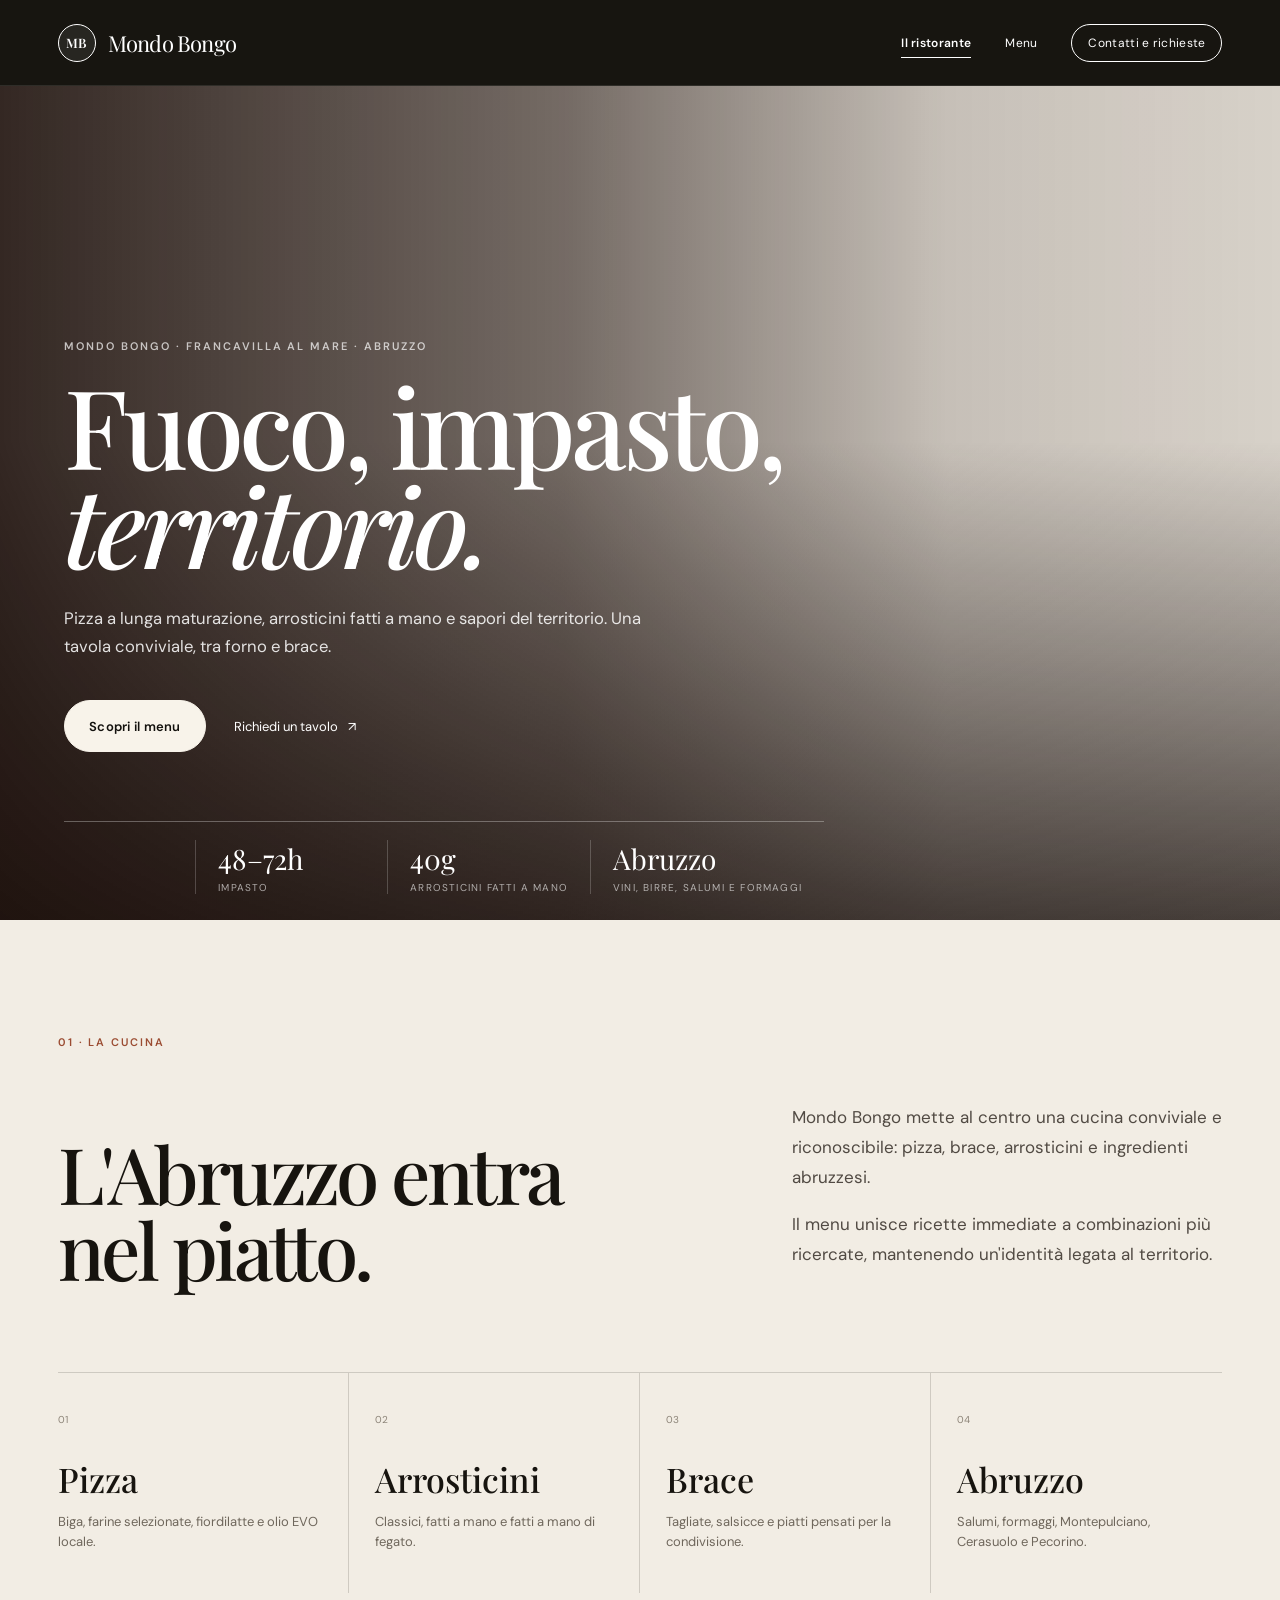
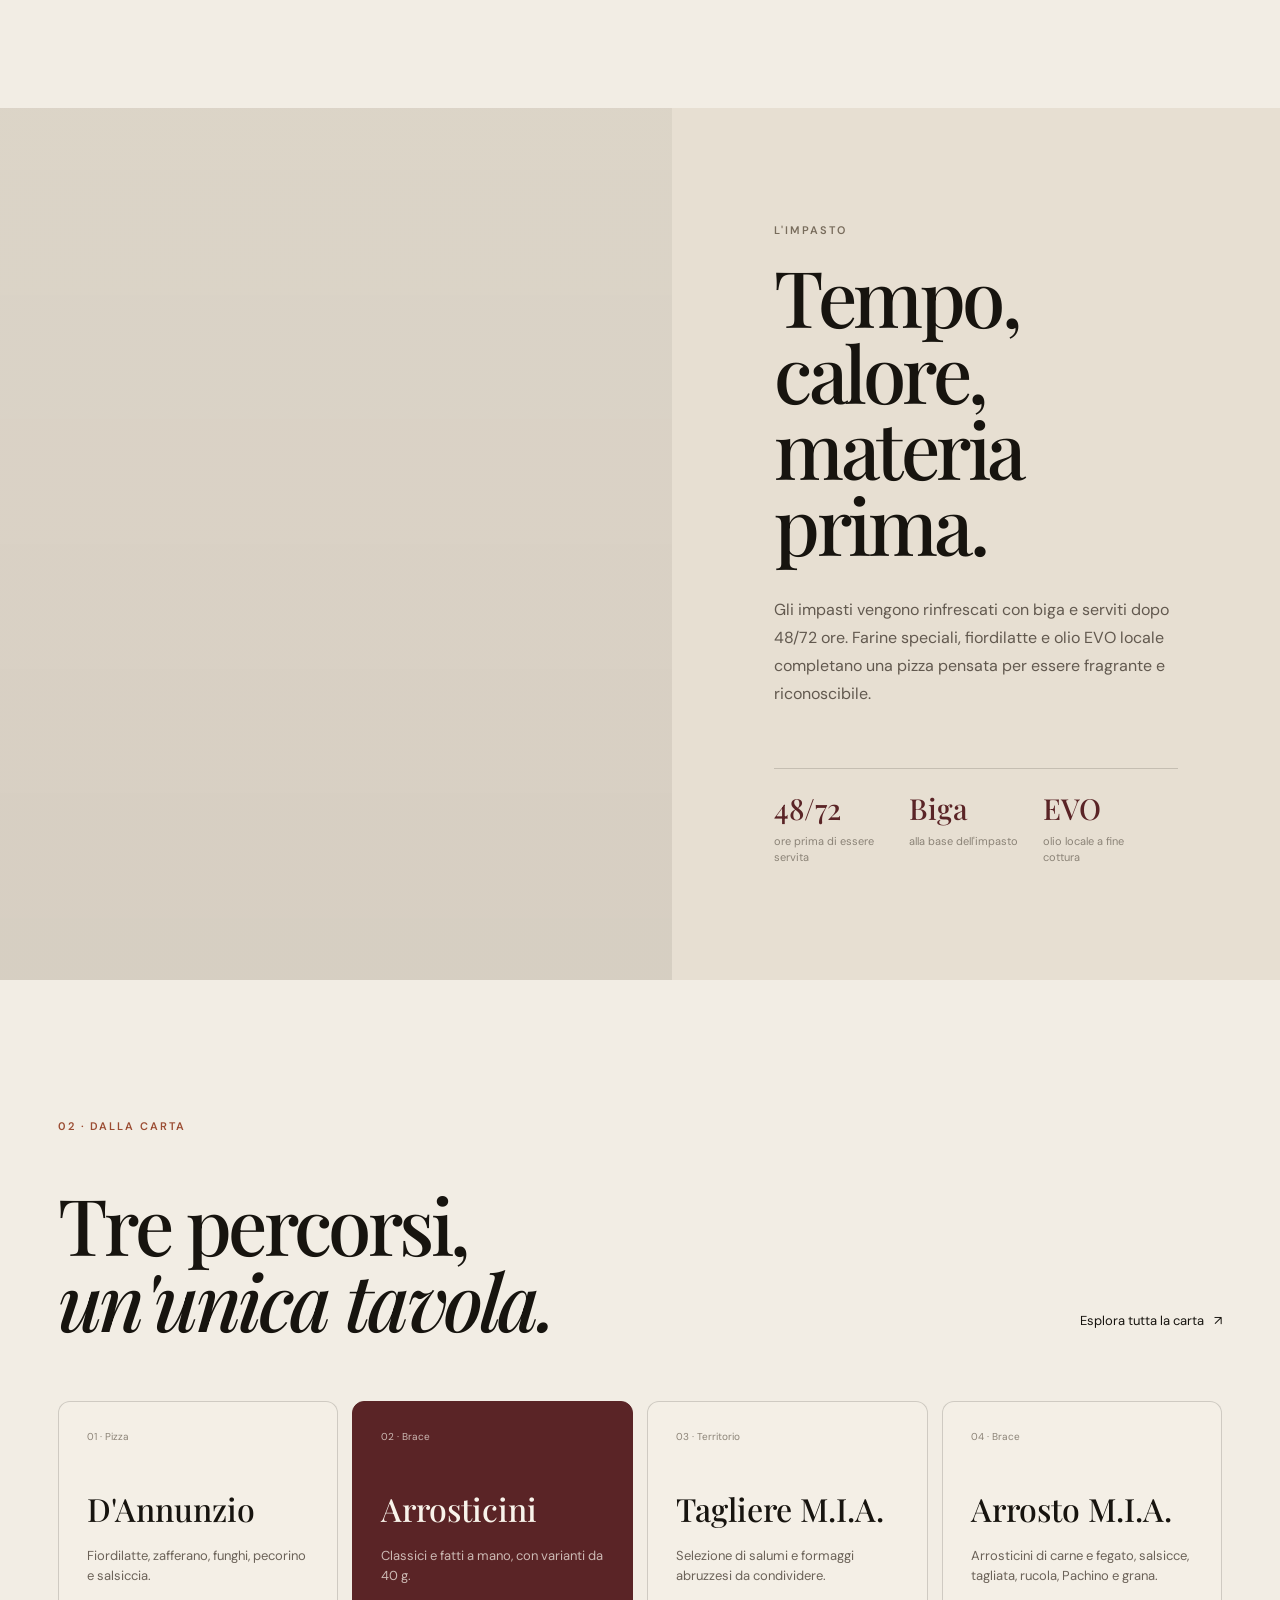
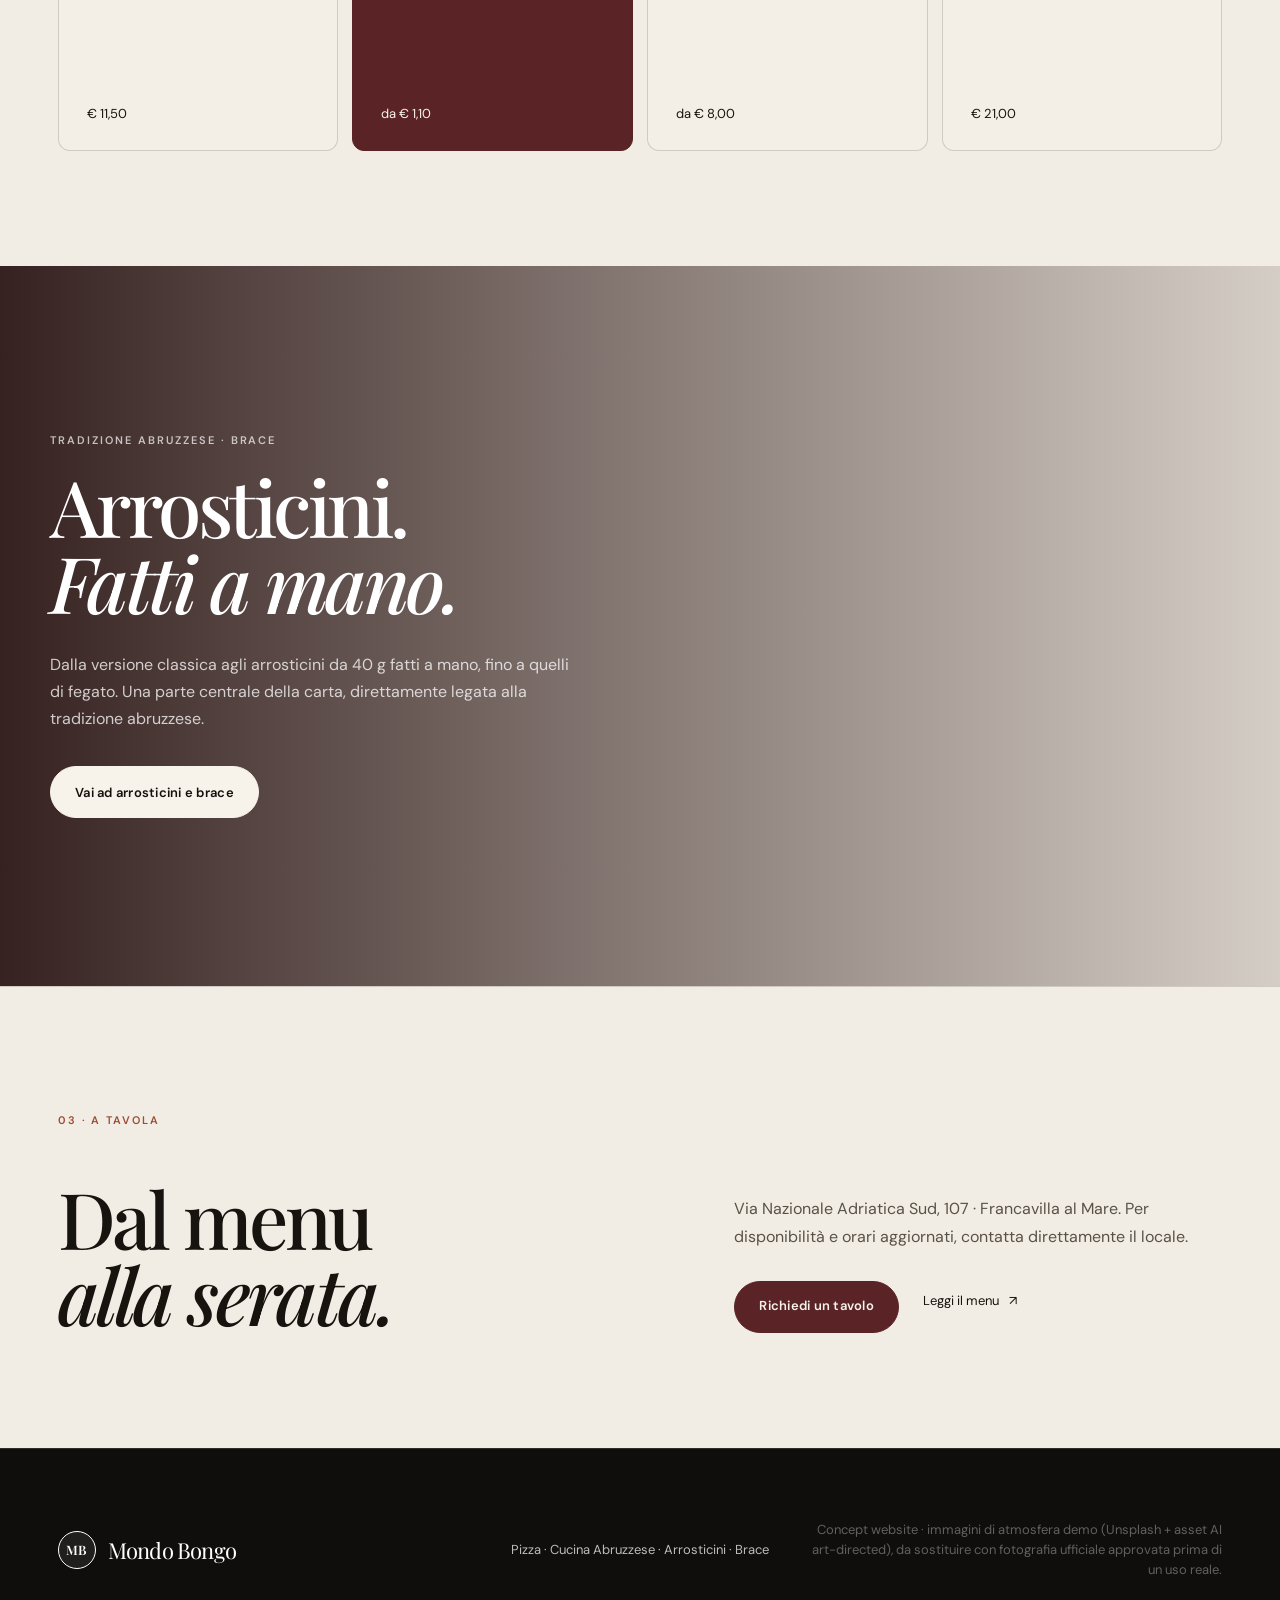
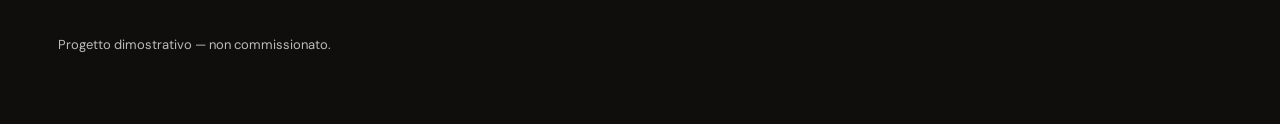
<file: index.html>
<!DOCTYPE html>
<html lang="it">
<head>
<meta charset="utf-8"/>
<meta content="width=device-width, initial-scale=1.0" name="viewport"/>
<meta content="Scopri il concept Mondo Bongo: pizza a lunga maturazione, arrosticini, brace e cucina abruzzese a Francavilla al Mare." name="description"/>
<meta content="#17140f" name="theme-color"/>
<title>Mondo Bongo | Ristorante, pizza e brace — Demo</title>
<link href="https://fonts.googleapis.com" rel="preconnect"/>
<link crossorigin="" href="https://fonts.gstatic.com" rel="preconnect"/>
<link href="https://fonts.googleapis.com/css2?family=DM+Sans:wght@400;500;600&amp;family=Playfair+Display:ital,wght@0,500;0,600;1,500&amp;display=swap" rel="stylesheet"/>
<link href="styles.css" rel="stylesheet"/>
<link href="package.css" rel="stylesheet"/>
<link href="crescita-v2.css" rel="stylesheet"/>
<meta content="noindex, follow" name="robots"/>
<link href="https://mondobongo-website-demo.netlify.app/" rel="canonical"/>
</head>
<body class="page-home">
<header class="site-header" id="top">
<a aria-label="Mondo Bongo home" class="brand" href="index.html">
<span class="brand-mark">MB</span>
<span class="brand-name">Mondo Bongo</span>
</a>
<button aria-controls="site-nav" aria-expanded="false" aria-label="Apri menu" class="menu-toggle" type="button"><span></span><span></span></button>
<nav aria-label="Navigazione principale" class="nav" id="site-nav"><a aria-current="page" href="index.html">Il ristorante</a><a href="menu.html">Menu</a><a href="contatti.html">Contatti e richieste</a></nav>
</header>
<main>
<section aria-labelledby="hero-title" class="hero">
<div aria-label="Composizione editoriale demo con pizza, forno e brace" class="hero-media" role="img" style="background-image:url('https://d8j0ntlcm91z4.cloudfront.net/user_3JN4lq7KBj4c3qEQUgSkbrftgrd/hf_20260916_082431_73dd836a-0bdb-4ddf-a62a-b07786fe6572_min.webp')"></div>
<div class="hero-shade"></div>
<div class="hero-content">
<p class="eyebrow">Mondo Bongo · Francavilla al Mare · Abruzzo</p>
<h1 id="hero-title">Fuoco, impasto,<br/><em>territorio.</em></h1>
<p class="hero-copy">Pizza a lunga maturazione, arrosticini fatti a mano e sapori del territorio. Una tavola conviviale, tra forno e brace.</p>
<div class="hero-actions">
<a class="button button-light" href="menu.html">Scopri il menu</a>
<a class="text-link" href="contatti.html#richiesta">Richiedi un tavolo <span>↗</span></a>
</div>
</div>
<div aria-label="Punti di forza" class="hero-facts">
<span>48–72h <small>impasto</small></span>
<span>40g <small>arrosticini fatti a mano</small></span>
<span>Abruzzo <small>vini, birre, salumi e formaggi</small></span>
</div>
</section>

<section class="intro section" id="cucina">
<div class="section-kicker">01 · La cucina</div>
<div class="intro-grid">
<h2 class="display">L'Abruzzo entra<br/>nel piatto.</h2>
<div class="intro-copy">
<p>Mondo Bongo mette al centro una cucina conviviale e riconoscibile: pizza, brace, arrosticini e ingredienti abruzzesi.</p>
<p>Il menu unisce ricette immediate a combinazioni più ricercate, mantenendo un'identità legata al territorio.</p>
</div>
</div>
<div class="pillars">
<article><span>01</span><h3>Pizza</h3><p>Biga, farine selezionate, fiordilatte e olio EVO locale.</p></article>
<article><span>02</span><h3>Arrosticini</h3><p>Classici, fatti a mano e fatti a mano di fegato.</p></article>
<article><span>03</span><h3>Brace</h3><p>Tagliate, salsicce e piatti pensati per la condivisione.</p></article>
<article><span>04</span><h3>Abruzzo</h3><p>Salumi, formaggi, Montepulciano, Cerasuolo e Pecorino.</p></article>
</div>
</section>

<section class="pizza-feature" id="pizza">
<div aria-label="Pizza in cottura, immagine di atmosfera" class="pizza-image" role="img"></div>
<div class="pizza-copy">
<p class="eyebrow dark">L'impasto</p>
<h2 class="display">Tempo, calore,<br/>materia prima.</h2>
<p>Gli impasti vengono rinfrescati con biga e serviti dopo 48/72 ore. Farine speciali, fiordilatte e olio EVO locale completano una pizza pensata per essere fragrante e riconoscibile.</p>
<div class="process" aria-label="Elementi dell'impasto">
<div><strong>48/72</strong><span>ore prima di essere servita</span></div>
<div><strong>Biga</strong><span>alla base dell'impasto</span></div>
<div><strong>EVO</strong><span>olio locale a fine cottura</span></div>
</div>
</div>
</section>

<section class="signature section" aria-labelledby="signature-title">
<div class="section-heading">
<div>
<p class="section-kicker">02 · Dalla carta</p>
<h2 class="display" id="signature-title">Tre percorsi,<br/><em>un'unica tavola.</em></h2>
</div>
<a class="text-link dark-link" href="menu.html">Esplora tutta la carta <span>↗</span></a>
</div>
<div class="dish-grid">
<article class="dish-card"><div class="dish-no">01 · Pizza</div><h3>D'Annunzio</h3><p>Fiordilatte, zafferano, funghi, pecorino e salsiccia.</p><span>€ 11,50</span></article>
<article class="dish-card"><div class="dish-no">02 · Brace</div><h3>Arrosticini</h3><p>Classici e fatti a mano, con varianti da 40 g.</p><span>da € 1,10</span></article>
<article class="dish-card"><div class="dish-no">03 · Territorio</div><h3>Tagliere M.I.A.</h3><p>Selezione di salumi e formaggi abruzzesi da condividere.</p><span>da € 8,00</span></article>
<article class="dish-card"><div class="dish-no">04 · Brace</div><h3>Arrosto M.I.A.</h3><p>Arrosticini di carne e fegato, salsicce, tagliata, rucola, Pachino e grana.</p><span>€ 21,00</span></article>
</div>
</section>

<section class="arrosticini-section" aria-labelledby="arrosticini-title">
<div aria-hidden="true" class="arrosticini-bg"></div>
<div aria-hidden="true" class="arrosticini-overlay"></div>
<div class="arrosticini-content">
<p class="eyebrow">Tradizione abruzzese · Brace</p>
<h2 class="display light" id="arrosticini-title">Arrosticini.<br/><em>Fatti a mano.</em></h2>
<p>Dalla versione classica agli arrosticini da 40 g fatti a mano, fino a quelli di fegato. Una parte centrale della carta, direttamente legata alla tradizione abruzzese.</p>
<a class="button button-light" href="menu.html#menu">Vai ad arrosticini e brace</a>
</div>
</section>

<section class="home-visit section" aria-labelledby="home-visit-title">
<div>
<p class="section-kicker">03 · A tavola</p>
<h2 class="display" id="home-visit-title">Dal menu<br/><em>alla serata.</em></h2>
</div>
<div class="home-visit-copy">
<p>Via Nazionale Adriatica Sud, 107 · Francavilla al Mare. Per disponibilità e orari aggiornati, contatta direttamente il locale.</p>
<div class="home-visit-actions">
<a class="button home-primary" href="contatti.html#richiesta">Richiedi un tavolo</a>
<a class="text-link dark-link" href="menu.html">Leggi il menu <span>↗</span></a>
</div>
</div>
</section>
</main>
<footer class="footer">
<a class="brand footer-brand" href="index.html"><span class="brand-mark">MB</span><span class="brand-name">Mondo Bongo</span></a>
<p>Pizza · Cucina Abruzzese · Arrosticini · Brace</p>
<p class="concept-note">Concept website · immagini di atmosfera demo (Unsplash + asset AI art-directed), da sostituire con fotografia ufficiale approvata prima di un uso reale.</p>
<p>Progetto dimostrativo — non commissionato.</p>
</footer>
<script src="growth.js"></script>
</body>
</html>
</file>
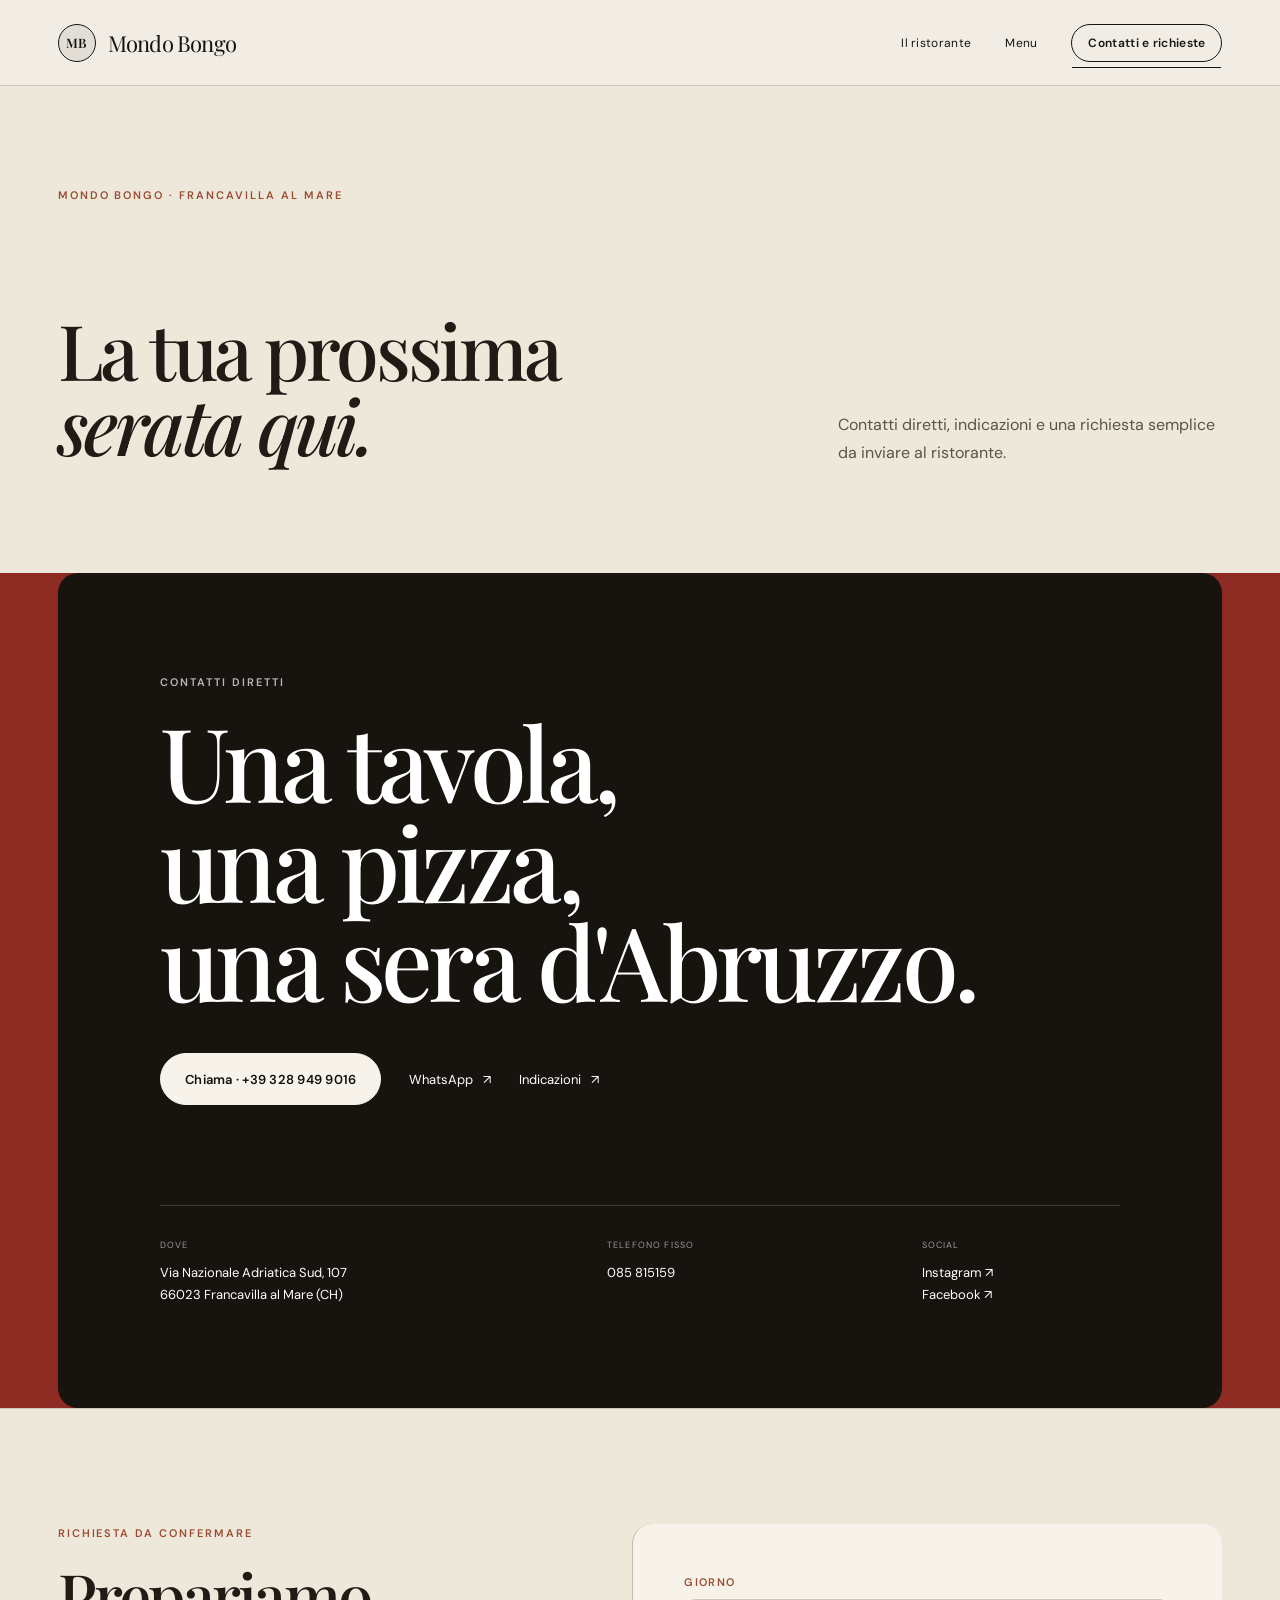
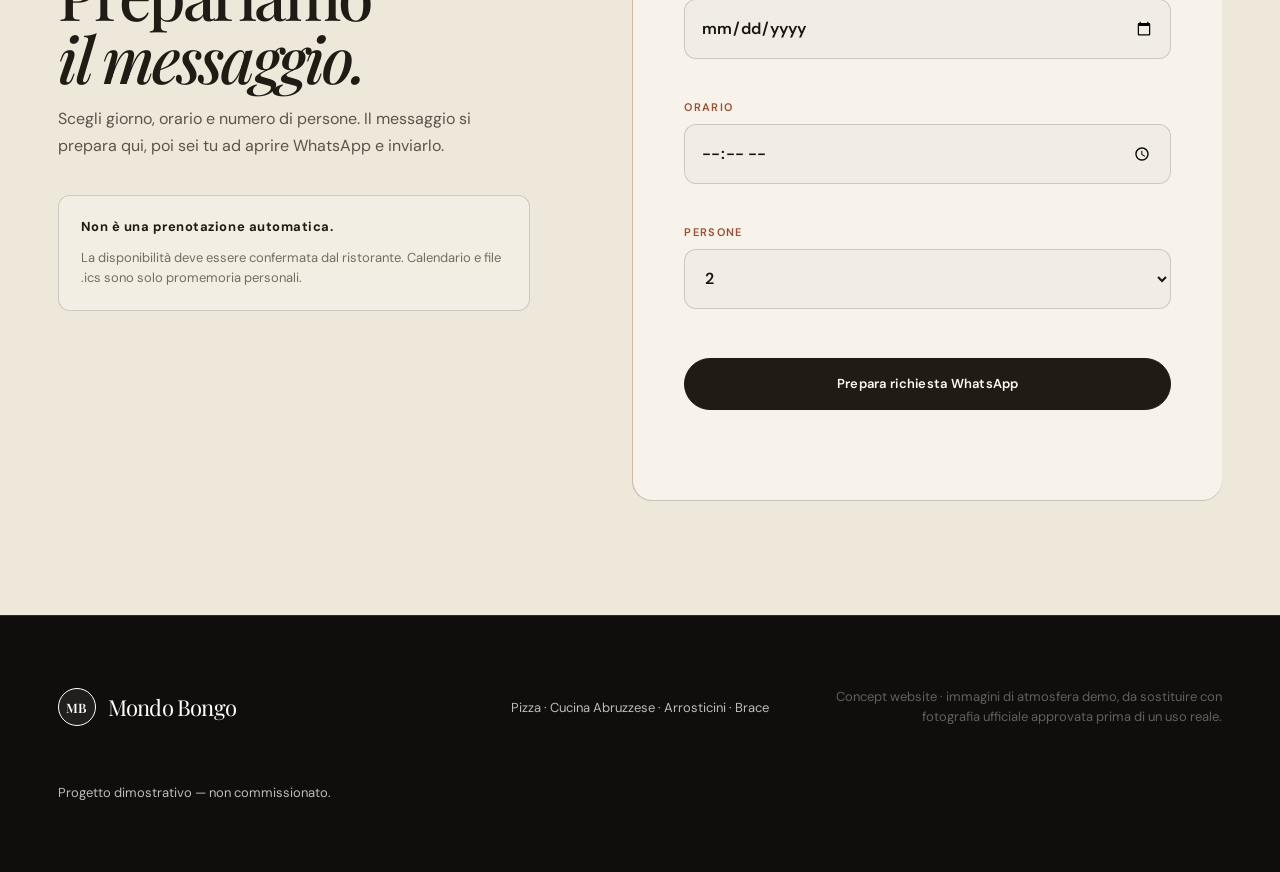
<file: contatti.html>
<!DOCTYPE html>
<html lang="it">
<head>
<meta charset="utf-8"/>
<meta content="width=device-width, initial-scale=1.0" name="viewport"/>
<meta content="Contatti e indicazioni per Mondo Bongo. Prepara una richiesta WhatsApp: la prenotazione richiede conferma del locale." name="description"/>
<meta content="#f2ede4" name="theme-color"/>
<title>Contatti e richieste | Mondo Bongo — Demo</title>
<link href="https://fonts.googleapis.com" rel="preconnect"/>
<link crossorigin="" href="https://fonts.gstatic.com" rel="preconnect"/>
<link href="https://fonts.googleapis.com/css2?family=DM+Sans:wght@400;500;600&amp;family=Playfair+Display:ital,wght@0,500;0,600;1,500&amp;display=swap" rel="stylesheet"/>
<link href="styles.css" rel="stylesheet"/>
<link href="package.css" rel="stylesheet"/>
<link href="crescita-v2.css" rel="stylesheet"/>
<meta content="noindex, follow" name="robots"/>
<link href="https://mondobongo-website-demo.netlify.app/contatti.html" rel="canonical"/>
</head>
<body class="page-contact">
<header class="site-header" id="top">
<a aria-label="Mondo Bongo home" class="brand" href="index.html"><span class="brand-mark">MB</span><span class="brand-name">Mondo Bongo</span></a>
<button aria-controls="site-nav" aria-expanded="false" aria-label="Apri menu" class="menu-toggle" type="button"><span></span><span></span></button>
<nav aria-label="Navigazione principale" class="nav" id="site-nav"><a href="index.html">Il ristorante</a><a href="menu.html">Menu</a><a aria-current="page" href="contatti.html">Contatti e richieste</a></nav>
</header>
<main>
<section class="page-heading section">
<p class="eyebrow">Mondo Bongo · Francavilla al Mare</p>
<h1 class="display">La tua prossima<br/><em>serata qui.</em></h1>
<p>Contatti diretti, indicazioni e una richiesta semplice da inviare al ristorante.</p>
</section>
<section class="contact" id="contatti">
<div class="contact-inner">
<p class="eyebrow">Contatti diretti</p>
<h2 class="display light">Una tavola,<br/>una pizza,<br/>una sera d'Abruzzo.</h2>
<div class="contact-actions">
<a class="button button-light" href="tel:+393289499016">Chiama · +39 328 949 9016</a>
<a class="text-link" href="https://wa.me/393289499016" rel="noreferrer" target="_blank">WhatsApp <span>↗</span></a>
<a class="text-link" href="https://www.google.com/maps/search/?api=1&amp;query=Via+Nazionale+Adriatica+Sud+107+Francavilla+al+Mare" rel="noreferrer" target="_blank">Indicazioni <span>↗</span></a>
</div>
<div class="contact-meta">
<div><small>Dove</small><p>Via Nazionale Adriatica Sud, 107<br/>66023 Francavilla al Mare (CH)</p></div>
<div><small>Telefono fisso</small><p><a href="tel:+39085815159">085 815159</a></p></div>
<div><small>Social</small><p><a href="https://www.instagram.com/mondobongo_francavilla/" rel="noopener" target="_blank">Instagram ↗</a><br/><a href="https://www.facebook.com/mondobongofrancavilla" rel="noopener" target="_blank">Facebook ↗</a></p></div>
</div>
</div>
</section>
<section class="request-section section" id="richiesta" aria-labelledby="request-title">
<div class="request-copy">
<p class="eyebrow">RICHIESTA DA CONFERMARE</p>
<h2 class="display" id="request-title">Prepariamo<br/><em>il messaggio.</em></h2>
<p>Scegli giorno, orario e numero di persone. Il messaggio si prepara qui, poi sei tu ad aprire WhatsApp e inviarlo.</p>
<div class="request-disclosure"><strong>Non è una prenotazione automatica.</strong><span>La disponibilità deve essere confermata dal ristorante. Calendario e file .ics sono solo promemoria personali.</span></div>
</div>
<form id="request-form" novalidate>
<label for="visit-date">Giorno<input id="visit-date" required type="date"/></label>
<label for="visit-time">Orario<input id="visit-time" required type="time"/></label>
<label for="party-size">Persone<select id="party-size"><option>2</option><option>1</option><option>3</option><option>4</option><option>5</option><option>6</option><option>7</option><option>8</option></select></label>
<button class="button request-submit" type="submit">Prepara richiesta WhatsApp</button>
<p id="request-error" role="alert"></p>
<div hidden id="request-result" aria-live="polite">
<p class="request-ready"><strong>Richiesta pronta · DA CONFERMARE</strong><span>Controlla il testo prima di inviarlo.</span></p>
<p id="request-preview"></p>
<a class="button request-primary" id="request-link" rel="noreferrer" target="_blank">Apri WhatsApp con il testo</a>
<div class="calendar-actions"><a class="text-link dark-link" id="google-calendar-link" rel="noreferrer" target="_blank">Aggiungi promemoria a Google Calendar ↗</a><a class="text-link dark-link" download="promemoria-richiesta.ics" id="calendar-link">Scarica promemoria .ics</a></div>
<small>Google Calendar e il file .ics non confermano il tavolo: l'evento resta una richiesta personale con stato TENTATIVE.</small>
</div>
<noscript>Per concordare un tavolo chiama il <a href="tel:+393289499016">328 949 9016</a>.</noscript>
</form>
</section>
</main>
<footer class="footer">
<a class="brand footer-brand" href="index.html"><span class="brand-mark">MB</span><span class="brand-name">Mondo Bongo</span></a>
<p>Pizza · Cucina Abruzzese · Arrosticini · Brace</p>
<p class="concept-note">Concept website · immagini di atmosfera demo, da sostituire con fotografia ufficiale approvata prima di un uso reale.</p>
<p>Progetto dimostrativo — non commissionato.</p>
</footer>
<script src="growth.js"></script>
</body>
</html>
</file>
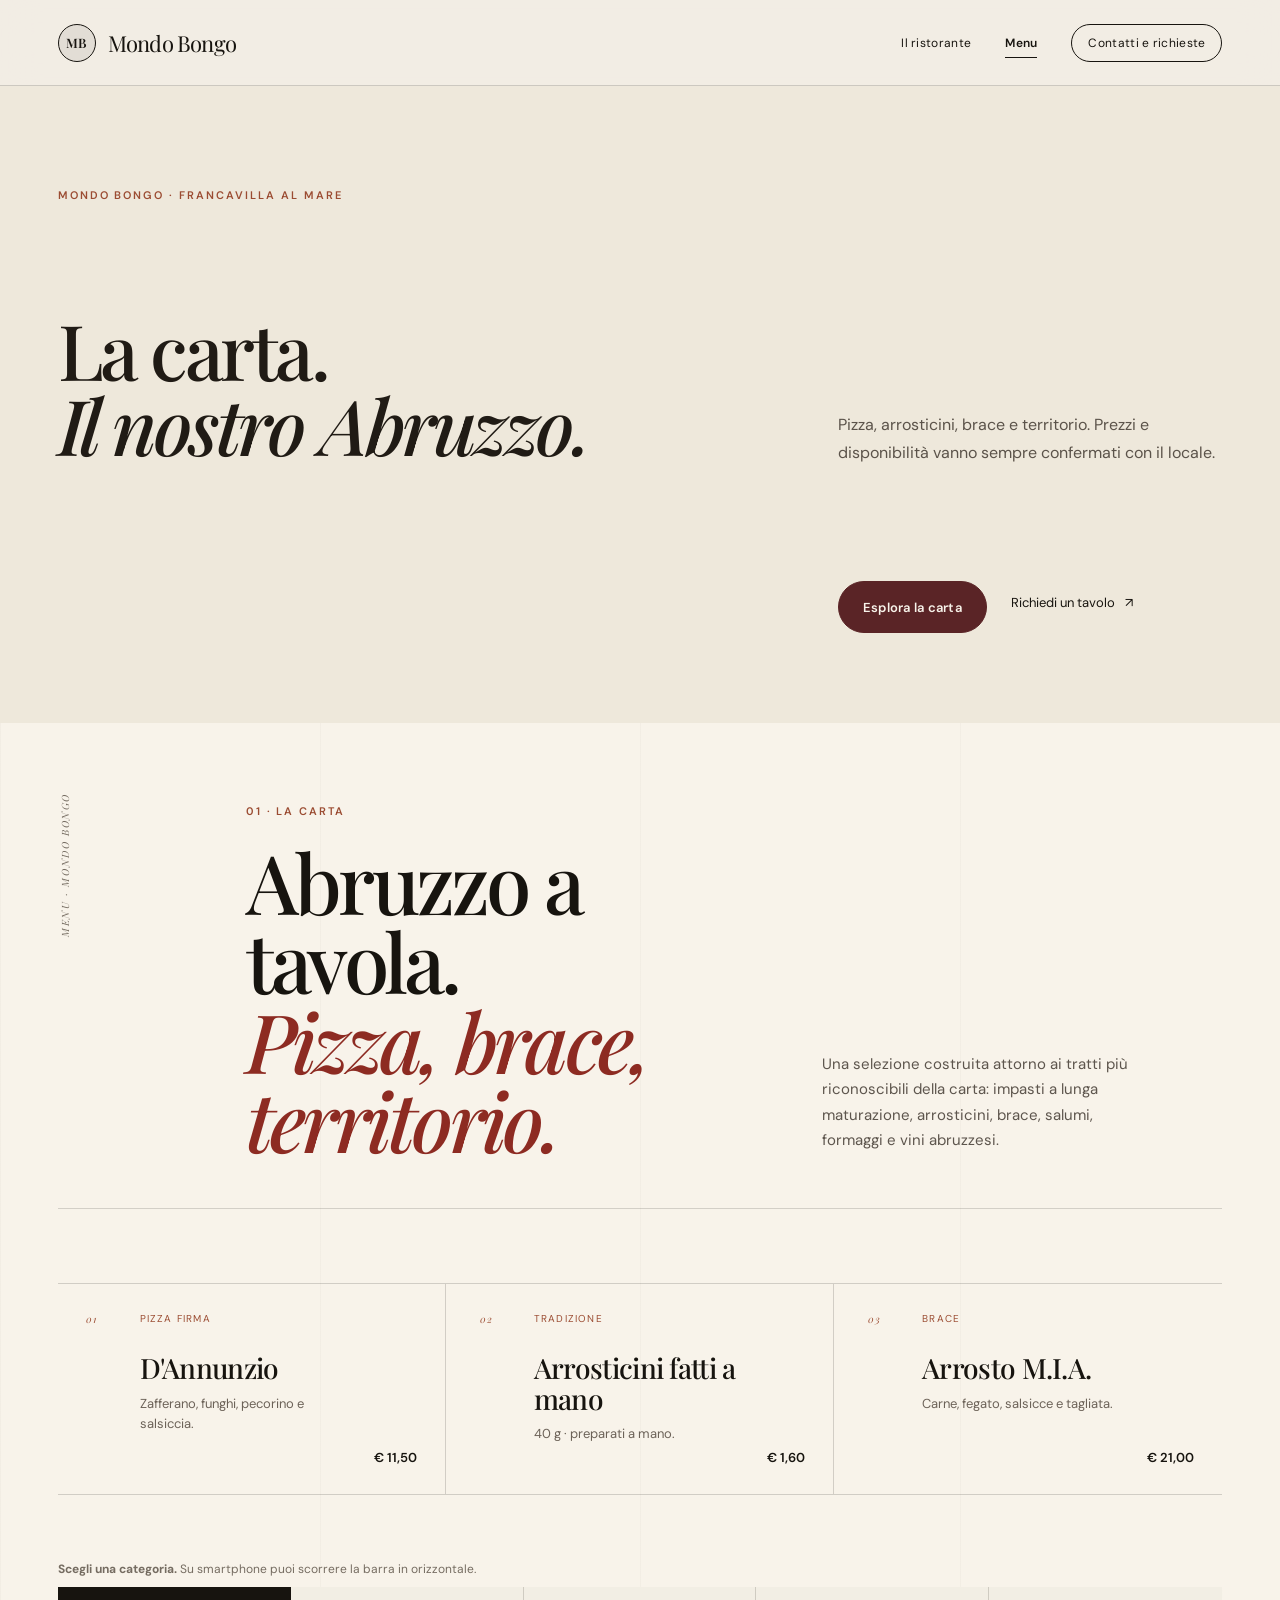
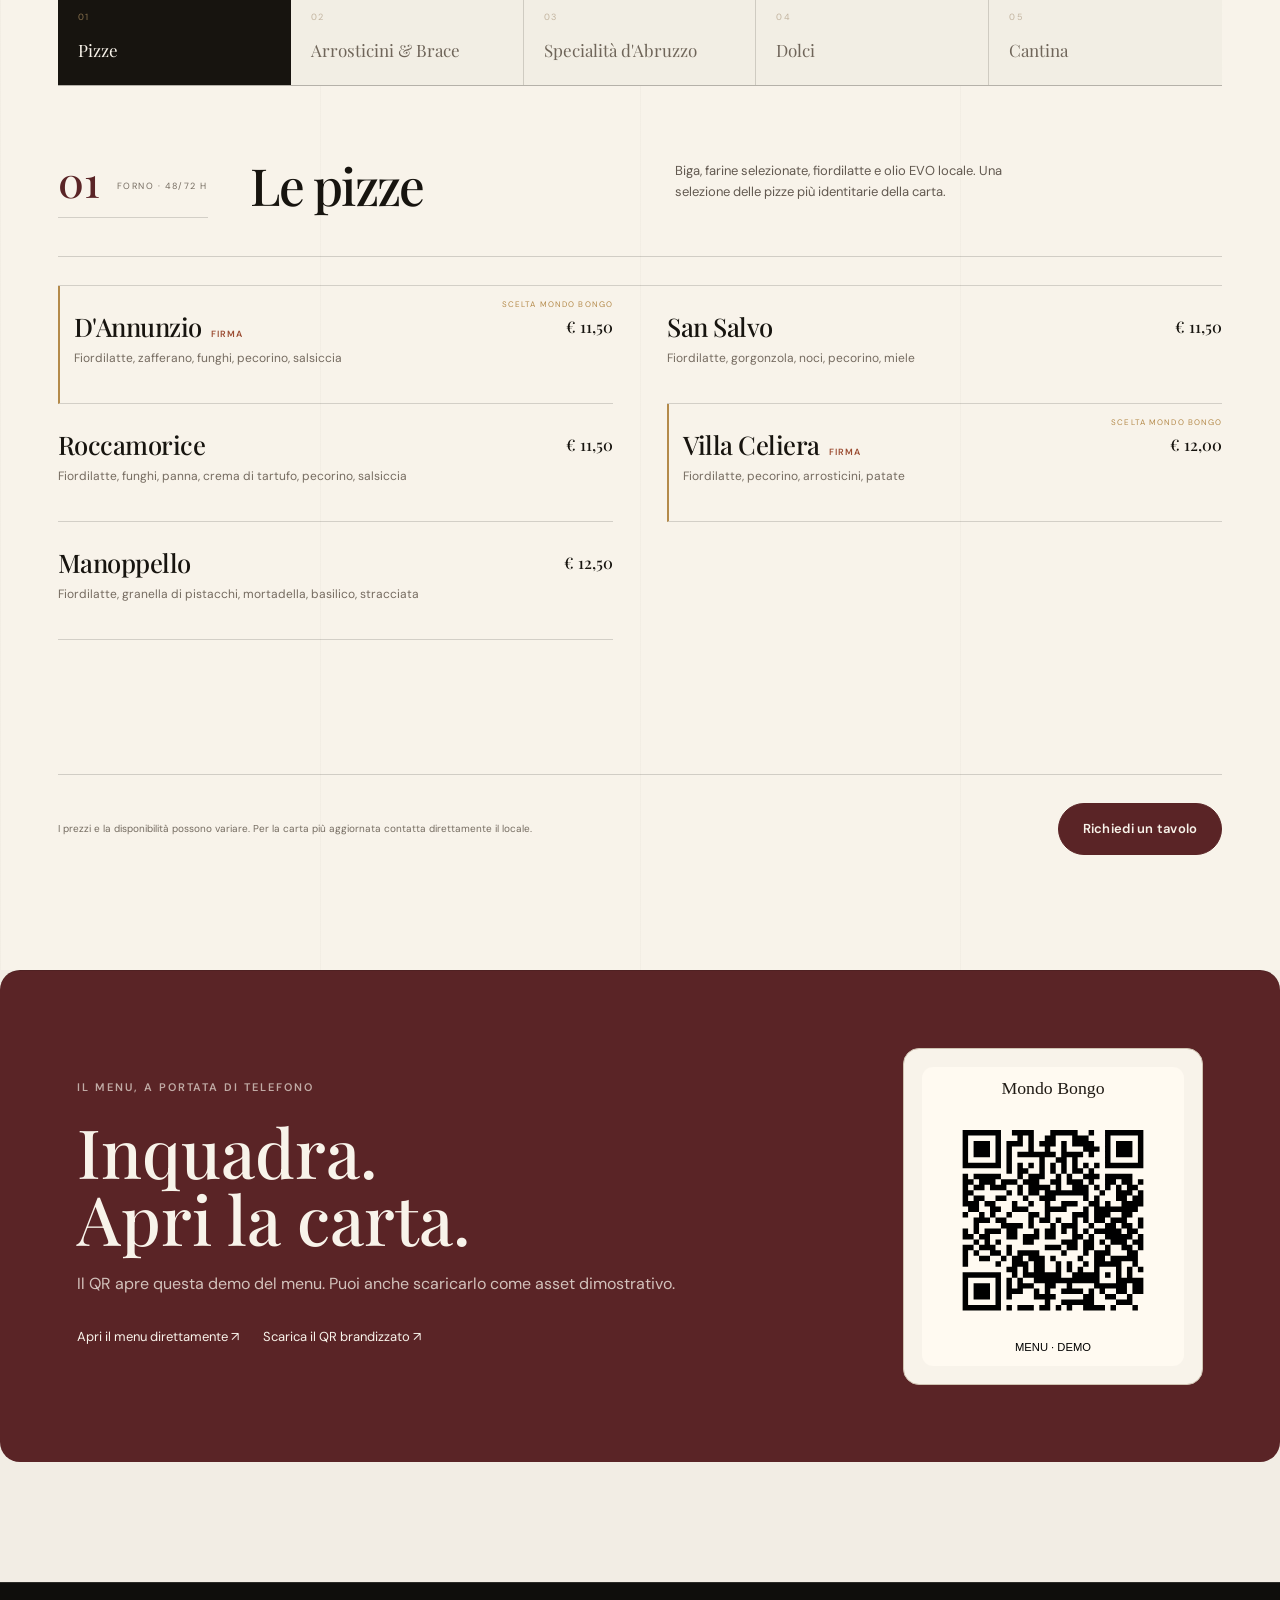
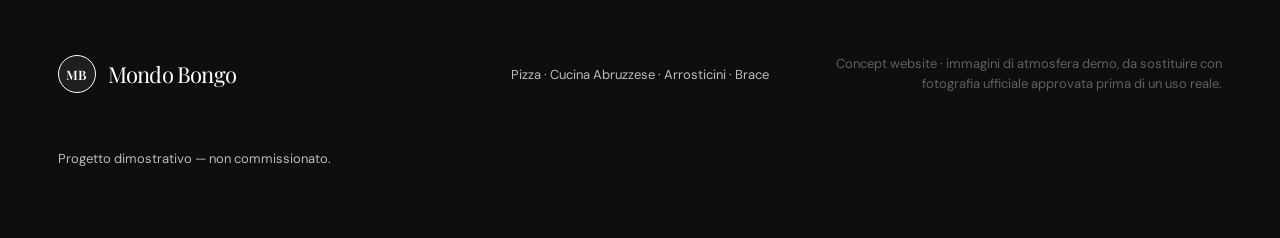
<file: menu.html>
<!DOCTYPE html>
<html lang="it">
<head>
<meta charset="utf-8"/>
<meta content="width=device-width, initial-scale=1.0" name="viewport"/>
<meta content="Esplora il menu dimostrativo Mondo Bongo: pizze, arrosticini, brace, specialità abruzzesi, dolci e cantina." name="description"/>
<meta content="#f2ede4" name="theme-color"/>
<title>Menu | Mondo Bongo — Demo</title>
<link href="https://fonts.googleapis.com" rel="preconnect"/>
<link crossorigin="" href="https://fonts.gstatic.com" rel="preconnect"/>
<link href="https://fonts.googleapis.com/css2?family=DM+Sans:wght@400;500;600&amp;family=Playfair+Display:ital,wght@0,500;0,600;1,500&amp;display=swap" rel="stylesheet"/>
<link href="styles.css" rel="stylesheet"/>
<link href="package.css" rel="stylesheet"/>
<link href="crescita-v2.css" rel="stylesheet"/>
<meta content="noindex, follow" name="robots"/>
<link href="https://mondobongo-website-demo.netlify.app/menu.html" rel="canonical"/>
</head>
<body class="page-menu">
<header class="site-header" id="top">
<a aria-label="Mondo Bongo home" class="brand" href="index.html">
<span class="brand-mark">MB</span>
<span class="brand-name">Mondo Bongo</span>
</a>
<button aria-controls="site-nav" aria-expanded="false" aria-label="Apri menu" class="menu-toggle" type="button"><span></span><span></span></button>
<nav aria-label="Navigazione principale" class="nav" id="site-nav"><a href="index.html">Il ristorante</a><a aria-current="page" href="menu.html">Menu</a><a href="contatti.html">Contatti e richieste</a></nav>
</header>
<main>
<section class="page-heading section menu-page-heading">
<p class="eyebrow">Mondo Bongo · Francavilla al Mare</p>
<h1 class="display">La carta.<br/><em>Il nostro Abruzzo.</em></h1>
<p>Pizza, arrosticini, brace e territorio. Prezzi e disponibilità vanno sempre confermati con il locale.</p>
<div class="page-heading-actions"><a class="button home-primary" href="#menu">Esplora la carta</a><a class="text-link dark-link" href="contatti.html#richiesta">Richiedi un tavolo <span>↗</span></a></div>
</section>

<section class="menu-section section" id="menu">
<div class="menu-editorial-head">
<div class="menu-volume">Menu · Mondo Bongo</div>
<div>
<p class="section-kicker">01 · La carta</p>
<h2 class="display">Abruzzo a tavola.<br/><em>Pizza, brace, territorio.</em></h2>
</div>
<p class="menu-intro">Una selezione costruita attorno ai tratti più riconoscibili della carta: impasti a lunga maturazione, arrosticini, brace, salumi, formaggi e vini abruzzesi.</p>
</div>

<div aria-label="Specialità in evidenza" class="menu-feature-strip">
<article><span class="menu-feature-no">01</span><div><small>Pizza firma</small><h3>D'Annunzio</h3><p>Zafferano, funghi, pecorino e salsiccia.</p></div><strong>€ 11,50</strong></article>
<article><span class="menu-feature-no">02</span><div><small>Tradizione</small><h3>Arrosticini fatti a mano</h3><p>40 g · preparati a mano.</p></div><strong>€ 1,60</strong></article>
<article><span class="menu-feature-no">03</span><div><small>Brace</small><h3>Arrosto M.I.A.</h3><p>Carne, fegato, salsicce e tagliata.</p></div><strong>€ 21,00</strong></article>
</div>

<div class="menu-category-guide">
<p><strong>Scegli una categoria.</strong> Su smartphone puoi scorrere la barra in orizzontale.</p>
</div>
<div aria-label="Categorie menu" class="menu-tabs" role="tablist">
<button aria-controls="panel-pizze" aria-selected="true" class="menu-tab active" data-menu="pizze" id="tab-pizze" role="tab" type="button"><span>01</span>Pizze</button>
<button aria-controls="panel-brace" aria-selected="false" class="menu-tab" data-menu="brace" id="tab-brace" role="tab" tabindex="-1" type="button"><span>02</span>Arrosticini &amp; Brace</button>
<button aria-controls="panel-abruzzo" aria-selected="false" class="menu-tab" data-menu="abruzzo" id="tab-abruzzo" role="tab" tabindex="-1" type="button"><span>03</span>Specialità d'Abruzzo</button>
<button aria-controls="panel-dolci" aria-selected="false" class="menu-tab" data-menu="dolci" id="tab-dolci" role="tab" tabindex="-1" type="button"><span>04</span>Dolci</button>
<button aria-controls="panel-cantina" aria-selected="false" class="menu-tab" data-menu="cantina" id="tab-cantina" role="tab" tabindex="-1" type="button"><span>05</span>Cantina</button>
</div>

<div class="menu-panels">
<section aria-labelledby="tab-pizze" class="menu-panel active" data-panel="pizze" id="panel-pizze" role="tabpanel" tabindex="0">
<div class="menu-panel-heading"><div><span>01</span><small>Forno · 48/72 h</small></div><h3>Le pizze</h3><p>Biga, farine selezionate, fiordilatte e olio EVO locale. Una selezione delle pizze più identitarie della carta.</p></div>
<div class="menu-list">
<div class="menu-item featured"><div><h4>D'Annunzio</h4><p>Fiordilatte, zafferano, funghi, pecorino, salsiccia</p></div><strong>€ 11,50</strong></div>
<div class="menu-item"><div><h4>San Salvo</h4><p>Fiordilatte, gorgonzola, noci, pecorino, miele</p></div><strong>€ 11,50</strong></div>
<div class="menu-item"><div><h4>Roccamorice</h4><p>Fiordilatte, funghi, panna, crema di tartufo, pecorino, salsiccia</p></div><strong>€ 11,50</strong></div>
<div class="menu-item featured"><div><h4>Villa Celiera</h4><p>Fiordilatte, pecorino, arrosticini, patate</p></div><strong>€ 12,00</strong></div>
<div class="menu-item"><div><h4>Manoppello</h4><p>Fiordilatte, granella di pistacchi, mortadella, basilico, stracciata</p></div><strong>€ 12,50</strong></div>
</div>
</section>

<section aria-labelledby="tab-brace" class="menu-panel" data-panel="brace" id="panel-brace" role="tabpanel" tabindex="0">
<div class="menu-panel-heading"><div><span>02</span><small>Fuoco · Tradizione</small></div><h3>Arrosticini &amp; Brace</h3><p>Il lato più abruzzese della tavola: arrosticini classici e fatti a mano, tagliate e piatti dalla brace.</p></div>
<div class="menu-list">
<div class="menu-item"><div><h4>Arrosticini piccoli · 21 g</h4><p>Il classico abruzzese</p></div><strong>€ 1,10</strong></div>
<div class="menu-item featured"><div><h4>Arrosticini fatti a mano · 40 g</h4><p>Più generosi, preparati a mano</p></div><strong>€ 1,60</strong></div>
<div class="menu-item"><div><h4>Arrosticini di fegato fatti a mano · 40 g</h4><p>Tradizione intensa e decisa</p></div><strong>€ 1,60</strong></div>
<div class="menu-item featured"><div><h4>Arrosto M.I.A.</h4><p>Arrosticini di carne e fegato, salsicce, tagliata, rucola, Pachino e grana</p></div><strong>€ 21,00</strong></div>
<div class="menu-item"><div><h4>Tagliata · lardo, miele e pecorino</h4><p>Dolce, sapida, intensa</p></div><strong>€ 23,00</strong></div>
</div>
</section>

<section aria-labelledby="tab-abruzzo" class="menu-panel" data-panel="abruzzo" id="panel-abruzzo" role="tabpanel" tabindex="0">
<div class="menu-panel-heading"><div><span>03</span><small>Territorio · Condivisione</small></div><h3>Specialità d'Abruzzo</h3><p>Salumi, formaggi e sapori regionali da condividere prima della pizza o insieme alla brace.</p></div>
<div class="menu-list">
<div class="menu-item featured"><div><h4>Tagliere M.I.A. · 1 persona</h4><p>Selezione di salumi e formaggi abruzzesi</p></div><strong>€ 8,00</strong></div>
<div class="menu-item"><div><h4>Tagliere M.I.A. · 2 persone</h4><p>Selezione di salumi e formaggi abruzzesi</p></div><strong>€ 15,00</strong></div>
<div class="menu-item"><div><h4>Pizze fritte · 3 pezzi</h4><p>Fritte e servite calde</p></div><strong>€ 4,50</strong></div>
<div class="menu-item"><div><h4>Bruschette · 3 pezzi</h4><p>Un classico per iniziare</p></div><strong>€ 3,00</strong></div>
</div>
</section>

<section aria-labelledby="tab-dolci" class="menu-panel" data-panel="dolci" id="panel-dolci" role="tabpanel" tabindex="0">
<div class="menu-panel-heading"><div><span>04</span><small>Fine pasto</small></div><h3>I dolci</h3><p>Classici cremosi e dessert semplici per chiudere la cena con misura.</p></div>
<div class="menu-list">
<div class="menu-item"><div><h4>Tiramisù</h4><p>Classico italiano</p></div><strong>€ 5,00</strong></div>
<div class="menu-item"><div><h4>Cheesecake</h4><p>Fresca e cremosa</p></div><strong>€ 5,00</strong></div>
<div class="menu-item"><div><h4>Crema catalana</h4><p>Caramellata in superficie</p></div><strong>€ 4,50</strong></div>
<div class="menu-item"><div><h4>Semifreddo pistacchio e amaretto</h4><p>Fine pasto morbido e aromatico</p></div><strong>€ 4,50</strong></div>
</div>
</section>

<section aria-labelledby="tab-cantina" class="menu-panel" data-panel="cantina" id="panel-cantina" role="tabpanel" tabindex="0">
<div class="menu-panel-heading"><div><span>05</span><small>Abruzzo nel calice</small></div><h3>La cantina</h3><p>Cerasuolo, Pecorino, Montepulciano e birre artigianali regionali per accompagnare pizza e brace.</p></div>
<div class="menu-list">
<div class="menu-item featured"><div><h4>Pasetti Testarossa Cerasuolo Superiore DOP</h4><p>Abruzzo · Rosato</p></div><strong>€ 25,00</strong></div>
<div class="menu-item"><div><h4>Civitas Pecorino IGT</h4><p>Abruzzo · Bianco</p></div><strong>€ 18,00</strong></div>
<div class="menu-item"><div><h4>Torre dei Beati Montepulciano</h4><p>Abruzzo · Rosso</p></div><strong>€ 22,00</strong></div>
<div class="menu-item"><div><h4>Opperbacco Bianca Piperita · 0,33 l</h4><p>Birra artigianale · Made in Abruzzo</p></div><strong>€ 5,00</strong></div>
</div>
</section>
</div>

<div class="menu-footer">
<p>I prezzi e la disponibilità possono variare. Per la carta più aggiornata contatta direttamente il locale.</p>
<a class="button home-primary" href="contatti.html#richiesta">Richiedi un tavolo</a>
</div>
</section>

<aside class="qr-card section" aria-labelledby="qr-title">
<div><p class="eyebrow">IL MENU, A PORTATA DI TELEFONO</p><h2 id="qr-title">Inquadra.<br/>Apri la carta.</h2><p>Il QR apre questa demo del menu. Puoi anche scaricarlo come asset dimostrativo.</p><div class="qr-actions"><a class="text-link dark-link" href="menu.html">Apri il menu direttamente ↗</a><a class="text-link dark-link" download="Mondo-Bongo-QR.svg" href="menu-qr.svg">Scarica il QR brandizzato ↗</a></div></div>
<img alt="QR per aprire il menu dimostrativo Mondo Bongo" height="320" loading="lazy" src="menu-qr.svg" width="280"/>
</aside>
</main>
<footer class="footer">
<a class="brand footer-brand" href="index.html"><span class="brand-mark">MB</span><span class="brand-name">Mondo Bongo</span></a>
<p>Pizza · Cucina Abruzzese · Arrosticini · Brace</p>
<p class="concept-note">Concept website · immagini di atmosfera demo, da sostituire con fotografia ufficiale approvata prima di un uso reale.</p>
<p>Progetto dimostrativo — non commissionato.</p>
</footer>
<script src="growth.js"></script>
</body>
</html>
</file>
<file: styles.css>
:root {
  --ink: #17140f;
  --paper: #f2ede4;
  --paper-2: #e7dfd2;
  --cream: #f8f3ea;
  --muted: #8b8377;
  --line: rgba(23, 20, 15, 0.16);
  --gold: #b48a4a;
  --deep: #13110e;
  --deep-2: #1b1712;
  --max: 1320px;
  --serif: "Playfair Display", Georgia, serif;
  --sans: "DM Sans", Arial, sans-serif;
}

* { box-sizing: border-box; }
html { scroll-behavior: smooth; }
body {
  margin: 0;
  font-family: var(--sans);
  color: var(--ink);
  background: var(--paper);
  -webkit-font-smoothing: antialiased;
}
a { color: inherit; text-decoration: none; }
button, input { font: inherit; }
::selection { background: var(--ink); color: var(--paper); }

.site-header {
  position: fixed;
  inset: 0 0 auto;
  z-index: 50;
  height: 86px;
  padding: 0 clamp(22px, 4vw, 68px);
  display: flex;
  align-items: center;
  justify-content: space-between;
  color: #fff;
  transition: background .35s ease, color .35s ease, height .35s ease, border-color .35s ease;
  border-bottom: 1px solid transparent;
}
.site-header.scrolled {
  height: 70px;
  color: var(--ink);
  background: rgba(242,237,228,.92);
  backdrop-filter: blur(16px);
  border-color: var(--line);
}
.brand { display: inline-flex; align-items: center; gap: 12px; }
.brand-mark {
  width: 34px;
  height: 34px;
  border: 1px solid currentColor;
  border-radius: 50%;
  display: grid;
  place-items: center;
  font-family: var(--serif);
  font-size: 13px;
  font-weight: 600;
}
.brand-name { font-family: var(--serif); font-size: 22px; letter-spacing: -.02em; }
.nav { display: flex; align-items: center; gap: 30px; font-size: 13px; }
.nav a { position: relative; }
.nav a:not(.nav-cta)::after {
  content: "";
  position: absolute;
  left: 0;
  right: 100%;
  bottom: -7px;
  height: 1px;
  background: currentColor;
  transition: right .25s ease;
}
.nav a:hover::after { right: 0; }
.nav-cta {
  padding: 11px 18px;
  border: 1px solid currentColor;
  border-radius: 999px;
}
.menu-toggle { display: none; background: transparent; border: 0; padding: 8px; }
.menu-toggle span { width: 23px; height: 1px; display: block; background: currentColor; margin: 6px 0; }

.hero {
  min-height: 100svh;
  position: relative;
  overflow: hidden;
  color: #fff;
  display: flex;
  align-items: flex-end;
}
.hero-media {
  position: absolute;
  inset: 0;
  background-image: url('https://images.unsplash.com/photo-1772758631701-5c5f532f44cf?auto=format&fit=crop&fm=jpg&q=82&w=2400');
  background-size: cover;
  background-position: center 46%;
  transform: scale(1.035);
  animation: heroIn 1.5s cubic-bezier(.2,.7,.2,1) forwards;
}
.hero-shade {
  position: absolute;
  inset: 0;
  background: linear-gradient(90deg, rgba(12,9,6,.75) 0%, rgba(12,9,6,.48) 48%, rgba(12,9,6,.22) 100%),
              linear-gradient(0deg, rgba(12,9,6,.6) 0%, transparent 45%);
}
.hero-content {
  position: relative;
  z-index: 2;
  width: min(940px, 86vw);
  padding: 0 0 clamp(140px, 18vh, 190px) clamp(22px, 6vw, 92px);
}
.eyebrow,
.section-kicker {
  font-size: 11px;
  letter-spacing: .18em;
  text-transform: uppercase;
  font-weight: 600;
}
.eyebrow { color: rgba(255,255,255,.7); margin: 0 0 22px; }
.eyebrow.dark { color: #786c5c; }
.hero h1,
.display { font-family: var(--serif); font-weight: 500; letter-spacing: -.045em; }
.hero h1 {
  font-size: clamp(58px, 8.8vw, 132px);
  line-height: .9;
  margin: 0;
  max-width: 1100px;
}
.hero h1 em, .display em { font-weight: 500; }
.hero-copy {
  max-width: 590px;
  margin: 32px 0 0;
  line-height: 1.65;
  font-size: clamp(16px, 1.3vw, 19px);
  color: rgba(255,255,255,.8);
}
.hero-actions { display: flex; align-items: center; gap: 28px; margin-top: 36px; }
.button {
  display: inline-flex;
  justify-content: center;
  align-items: center;
  min-height: 52px;
  padding: 0 24px;
  border: 1px solid currentColor;
  border-radius: 999px;
  font-size: 13px;
  transition: transform .25s ease, background .25s ease, color .25s ease;
}
.button:hover { transform: translateY(-2px); }
.button-light { color: var(--deep); background: var(--cream); border-color: var(--cream); }
.button-light:hover { background: transparent; color: #fff; }
.text-link { display: inline-flex; align-items: center; gap: 10px; font-size: 13px; }
.text-link span { transition: transform .2s ease; }
.text-link:hover span { transform: translate(3px,-3px); }
.hero-facts {
  position: absolute;
  z-index: 2;
  bottom: 26px;
  right: clamp(22px, 4vw, 68px);
  display: flex;
  border-top: 1px solid rgba(255,255,255,.3);
  padding-top: 18px;
}
.hero-facts > span {
  min-width: 160px;
  font-family: var(--serif);
  font-size: 28px;
  padding-left: 22px;
  border-left: 1px solid rgba(255,255,255,.2);
}
.hero-facts small { display: block; font-family: var(--sans); font-size: 10px; text-transform: uppercase; letter-spacing: .12em; color: rgba(255,255,255,.62); margin-top: 4px; }

.section { max-width: var(--max); margin: 0 auto; padding: 120px clamp(22px, 4.5vw, 70px); }
.section-kicker { color: #776e62; margin-bottom: 54px; }
.display {
  font-size: clamp(46px, 6.1vw, 92px);
  line-height: .97;
  margin: 0;
}
.display.light { color: #fff; }
.intro-grid { display: grid; grid-template-columns: 1.2fr .8fr; gap: 90px; align-items: end; }
.intro-copy { max-width: 510px; font-size: 17px; line-height: 1.75; color: #5f584f; }
.intro-copy p { margin: 0 0 18px; }
.pillars {
  display: grid;
  grid-template-columns: repeat(4,1fr);
  gap: 0;
  margin-top: 94px;
  border-top: 1px solid var(--line);
}
.pillars article { padding: 28px 26px 4px 0; border-right: 1px solid var(--line); min-height: 190px; }
.pillars article:not(:first-child) { padding-left: 26px; }
.pillars article:last-child { border-right: 0; }
.pillars span { font-size: 10px; color: var(--muted); }
.pillars h3 { font-family: var(--serif); font-size: 30px; margin: 28px 0 10px; font-weight: 500; }
.pillars p { color: #6f675c; line-height: 1.55; font-size: 13px; margin: 0; }

.pizza-feature { display: grid; grid-template-columns: 1.05fr .95fr; min-height: 780px; background: var(--paper-2); }
.pizza-image {
  min-height: 720px;
  background-image: linear-gradient(rgba(17,13,8,.05), rgba(17,13,8,.08)), url('https://images.unsplash.com/photo-1770670644176-100813bce5a8?auto=format&fit=crop&fm=jpg&q=82&w=1800');
  background-size: cover;
  background-position: center;
}
.pizza-copy { padding: clamp(70px, 9vw, 150px); display: flex; flex-direction: column; justify-content: center; }
.pizza-copy > p:not(.eyebrow) { max-width: 570px; margin: 34px 0 0; color: #62594f; line-height: 1.75; }
.process { display: grid; grid-template-columns: repeat(3,1fr); gap: 0; margin-top: 60px; border-top: 1px solid var(--line); }
.process div { padding: 20px 18px 0 0; }
.process strong { display: block; font-family: var(--serif); font-size: 29px; font-weight: 500; }
.process span { display: block; margin-top: 7px; font-size: 11px; line-height: 1.4; color: var(--muted); }

.section-heading { display: flex; justify-content: space-between; align-items: flex-end; gap: 40px; }
.dark-link { color: var(--ink); margin-bottom: 10px; }
.dish-grid { display: grid; grid-template-columns: repeat(4,1fr); gap: 18px; margin-top: 62px; }
.dish-card {
  min-height: 320px;
  padding: 28px;
  border: 1px solid var(--line);
  display: flex;
  flex-direction: column;
  background: rgba(255,255,255,.15);
  transition: transform .3s ease, background .3s ease, border-color .3s ease;
}
.dish-card:hover { transform: translateY(-7px); background: #f7f1e7; border-color: rgba(23,20,15,.28); }
.dish-no { font-size: 10px; color: var(--muted); }
.dish-card h3 { font-family: var(--serif); font-size: 32px; font-weight: 500; margin: 44px 0 16px; }
.dish-card p { color: #6b6258; font-size: 13px; line-height: 1.6; margin: 0; }
.dish-card > span { margin-top: auto; padding-top: 28px; font-size: 13px; }

.arrosticini-section { position: relative; min-height: 780px; display: flex; align-items: center; color: #fff; overflow: hidden; }
.arrosticini-bg {
  position: absolute;
  inset: 0;
  background-image: url('https://images.unsplash.com/photo-1777502286499-d91d3339be30?auto=format&fit=crop&fm=jpg&q=82&w=2200');
  background-size: cover;
  background-position: center;
}
.arrosticini-overlay { position: absolute; inset: 0; background: linear-gradient(90deg, rgba(14,10,7,.85), rgba(14,10,7,.28)); }
.arrosticini-content { position: relative; z-index: 2; width: min(650px, 84vw); margin-left: clamp(22px, 7vw, 112px); }
.arrosticini-content > p:not(.eyebrow) { color: rgba(255,255,255,.76); font-size: 16px; line-height: 1.7; max-width: 530px; margin: 30px 0; }

.menu-section { padding-top: 135px; padding-bottom: 135px; }
.menu-head { display: grid; grid-template-columns: 1fr 340px; gap: 80px; align-items: end; }
.menu-head > p { color: #6e665c; line-height: 1.65; margin: 0 0 8px; }
.menu-tabs { display: flex; gap: 8px; flex-wrap: wrap; margin-top: 65px; padding-bottom: 20px; border-bottom: 1px solid var(--line); }
.menu-tab {
  border: 1px solid var(--line);
  background: transparent;
  padding: 11px 15px;
  border-radius: 999px;
  cursor: pointer;
  color: #5e574f;
  font-size: 12px;
  transition: all .2s ease;
}
.menu-tab:hover, .menu-tab.active { background: var(--ink); border-color: var(--ink); color: var(--paper); }
.menu-panels { margin-top: 26px; }
.menu-panel { display: none; }
.menu-panel.active { display: block; animation: fadePanel .35s ease; }
.menu-item {
  display: grid;
  grid-template-columns: 1fr auto;
  gap: 32px;
  padding: 24px 0;
  border-bottom: 1px solid var(--line);
  align-items: start;
}
.menu-item h3 { margin: 0; font-family: var(--serif); font-weight: 500; font-size: 24px; }
.menu-item p { margin: 7px 0 0; color: #776f64; font-size: 13px; line-height: 1.5; }
.menu-item strong { font-size: 13px; font-weight: 500; }
.menu-item.featured h3::after { content: " firma"; font-family: var(--sans); font-size: 9px; letter-spacing: .12em; text-transform: uppercase; margin-left: 9px; color: var(--gold); vertical-align: middle; }
.menu-note { margin-top: 28px; font-size: 11px; color: var(--muted); }

.wine-section { background: var(--deep); color: #fff; display: grid; grid-template-columns: 1fr 1fr; padding: 120px clamp(22px, 6vw, 92px); gap: 100px; align-items: end; }
.wine-list { border-top: 1px solid rgba(255,255,255,.18); padding-top: 30px; max-width: 570px; }
.wine-list p { font-size: 16px; line-height: 1.75; color: rgba(255,255,255,.7); margin: 0 0 30px; }

.experience-grid { display: grid; grid-template-columns: 1fr .8fr; gap: 90px; align-items: start; }
.experience-copy { padding-top: 10px; }
.experience-copy > p { color: #665e54; line-height: 1.75; margin: 0; max-width: 520px; }
.experience-tags { display: flex; flex-wrap: wrap; gap: 8px; margin-top: 38px; }
.experience-tags span { border: 1px solid var(--line); border-radius: 999px; padding: 9px 13px; font-size: 11px; color: #6c6459; }

.contact { background: #8d2b22; color: #fff; padding: 125px clamp(22px, 6vw, 92px) 72px; }
.contact-inner { max-width: var(--max); margin: 0 auto; }
.contact .display { font-size: clamp(58px, 8vw, 120px); }
.contact-actions { display: flex; gap: 28px; align-items: center; margin-top: 44px; }
.contact-meta { display: grid; grid-template-columns: 1.2fr .8fr .6fr; gap: 50px; border-top: 1px solid rgba(255,255,255,.25); margin-top: 100px; padding-top: 26px; }
.contact-meta small { text-transform: uppercase; letter-spacing: .13em; font-size: 9px; color: rgba(255,255,255,.56); }
.contact-meta p { margin: 9px 0 0; line-height: 1.65; font-size: 13px; }
.contact-meta span { color: rgba(255,255,255,.64); }

.footer { background: #0f0e0c; color: rgba(255,255,255,.72); padding: 34px clamp(22px, 4vw, 68px); display: grid; grid-template-columns: 1fr auto 1fr; align-items: center; gap: 30px; font-size: 11px; }
.footer-brand { color: #fff; }
.footer > p:nth-child(2) { text-align: center; }
.concept-note { text-align: right; color: rgba(255,255,255,.34); }

.reveal { opacity: 0; transform: translateY(26px); transition: opacity .75s ease, transform .75s cubic-bezier(.2,.7,.2,1); }
.reveal.visible { opacity: 1; transform: translateY(0); }

@keyframes heroIn { from { transform: scale(1.08); } to { transform: scale(1.035); } }
@keyframes fadePanel { from { opacity: 0; transform: translateY(8px); } to { opacity: 1; transform: none; } }

@media (max-width: 1100px) {
  .hero-facts { display: none; }
  .intro-grid, .experience-grid, .menu-head { grid-template-columns: 1fr; gap: 36px; }
  .pillars { grid-template-columns: repeat(2,1fr); }
  .pillars article:nth-child(2) { border-right: 0; }
  .dish-grid { grid-template-columns: repeat(2,1fr); }
  .pizza-feature { grid-template-columns: 1fr; }
  .pizza-image { min-height: 600px; }
  .wine-section { grid-template-columns: 1fr; gap: 48px; }
  .contact-meta { grid-template-columns: 1fr 1fr; }
  .footer { grid-template-columns: 1fr; text-align: left; }
  .footer > p:nth-child(2), .concept-note { text-align: left; }
}

@media (max-width: 780px) {
  .site-header { height: 72px; padding: 0 20px; }
  .brand-name { font-size: 19px; }
  .menu-toggle { display: block; color: currentColor; z-index: 60; }
  .nav {
    position: fixed;
    inset: 0;
    background: var(--paper);
    color: var(--ink);
    padding: 110px 28px 36px;
    flex-direction: column;
    align-items: flex-start;
    gap: 24px;
    font-family: var(--serif);
    font-size: 34px;
    transform: translateY(-105%);
    transition: transform .4s cubic-bezier(.2,.7,.2,1);
  }
  .nav.open { transform: translateY(0); }
  .nav-cta { font-family: var(--sans); font-size: 13px; }
  .hero { min-height: 92svh; }
  .hero-media { background-position: 58% center; }
  .hero-content { padding: 0 20px 78px; width: 100%; }
  .hero h1 { font-size: clamp(54px, 17vw, 82px); }
  .hero-copy { max-width: 92%; font-size: 15px; }
  .hero-actions { align-items: flex-start; flex-direction: column; gap: 18px; }
  .section { padding: 82px 20px; }
  .display { font-size: clamp(44px, 13vw, 68px); }
  .section-kicker { margin-bottom: 35px; }
  .intro-copy { font-size: 15px; }
  .pillars { grid-template-columns: 1fr; margin-top: 60px; }
  .pillars article, .pillars article:not(:first-child) { border-right: 0; border-bottom: 1px solid var(--line); padding: 24px 0; min-height: 0; }
  .pizza-image { min-height: 470px; }
  .pizza-copy { padding: 70px 20px; }
  .process { grid-template-columns: 1fr; }
  .process div { border-bottom: 1px solid var(--line); padding: 18px 0; }
  .section-heading { align-items: flex-start; flex-direction: column; }
  .dish-grid { grid-template-columns: 1fr; gap: 12px; }
  .dish-card { min-height: 255px; }
  .arrosticini-section { min-height: 690px; }
  .arrosticini-bg { background-position: 60% center; }
  .arrosticini-content { margin-left: 20px; }
  .menu-section { padding-top: 90px; padding-bottom: 90px; }
  .menu-head > p { max-width: 92%; }
  .menu-tabs { flex-wrap: nowrap; overflow-x: auto; padding-bottom: 16px; scrollbar-width: none; }
  .menu-tabs::-webkit-scrollbar { display: none; }
  .menu-tab { flex: 0 0 auto; }
  .menu-item { gap: 18px; }
  .menu-item h3 { font-size: 20px; }
  .menu-item p { padding-right: 8px; }
  .wine-section { padding: 85px 20px; }
  .contact { padding: 90px 20px 60px; }
  .contact .display { font-size: clamp(52px, 15vw, 80px); }
  .contact-actions { flex-direction: column; align-items: flex-start; }
  .contact-meta { grid-template-columns: 1fr; margin-top: 70px; gap: 28px; }
  .footer { padding: 30px 20px; gap: 16px; }
}

@media (prefers-reduced-motion: reduce) {
  html { scroll-behavior: auto; }
  *, *::before, *::after { animation-duration: .01ms !important; animation-iteration-count: 1 !important; transition-duration: .01ms !important; }
  .reveal { opacity: 1; transform: none; }
}

/* Premium editorial menu */
.menu-section {
  position: relative;
  max-width: none;
  padding-left: max(clamp(22px, 4.5vw, 70px), calc((100vw - var(--max)) / 2 + 70px));
  padding-right: max(clamp(22px, 4.5vw, 70px), calc((100vw - var(--max)) / 2 + 70px));
  background:
    linear-gradient(90deg, rgba(23,20,15,.025) 1px, transparent 1px) 0 0 / 25% 100%,
    var(--cream);
  overflow: hidden;
}
.menu-editorial-head {
  display: grid;
  grid-template-columns: 150px minmax(0, 1fr) 330px;
  gap: clamp(28px, 5vw, 76px);
  align-items: end;
  padding-bottom: 70px;
  border-bottom: 1px solid rgba(23,20,15,.28);
}
.menu-volume {
  align-self: start;
  padding-top: 7px;
  font-family: var(--serif);
  font-size: 13px;
  font-style: italic;
  color: #8b7760;
  writing-mode: vertical-rl;
  transform: rotate(180deg);
  letter-spacing: .03em;
}
.menu-editorial-head .section-kicker { margin-bottom: 24px; }
.menu-editorial-head .display { font-size: clamp(54px, 6.4vw, 96px); }
.menu-editorial-head .display em { color: #8d2b22; }
.menu-intro {
  margin: 0 0 6px;
  color: #655c51;
  font-size: 15px;
  line-height: 1.8;
  max-width: 320px;
}
.menu-feature-strip {
  display: grid;
  grid-template-columns: repeat(3, 1fr);
  border-bottom: 1px solid rgba(23,20,15,.28);
}
.menu-feature-strip article {
  position: relative;
  min-height: 260px;
  padding: 34px 34px 30px 0;
  display: grid;
  grid-template-columns: 36px 1fr auto;
  gap: 20px;
  border-right: 1px solid var(--line);
  transition: background .28s ease, padding-left .28s ease;
}
.menu-feature-strip article:not(:first-child) { padding-left: 34px; }
.menu-feature-strip article:last-child { border-right: 0; }
.menu-feature-strip article:hover { background: rgba(180,138,74,.075); }
.menu-feature-no { font-family: var(--serif); color: #9c8971; font-style: italic; }
.menu-feature-strip small {
  display: block;
  margin-bottom: 28px;
  font-size: 9px;
  letter-spacing: .16em;
  text-transform: uppercase;
  color: var(--gold);
}
.menu-feature-strip h3 {
  margin: 0;
  font-family: var(--serif);
  font-weight: 500;
  font-size: clamp(27px, 2.3vw, 38px);
  line-height: 1.05;
  letter-spacing: -.025em;
}
.menu-feature-strip p {
  margin: 13px 0 0;
  max-width: 240px;
  color: #746a5e;
  font-size: 12px;
  line-height: 1.55;
}
.menu-feature-strip strong {
  align-self: end;
  font-size: 12px;
  font-weight: 500;
  white-space: nowrap;
}
.menu-section .menu-tabs {
  margin-top: 0;
  padding: 0;
  display: grid;
  grid-template-columns: repeat(5, 1fr);
  gap: 0;
  border-bottom: 1px solid rgba(23,20,15,.28);
}
.menu-section .menu-tab {
  min-height: 98px;
  padding: 24px 20px;
  border: 0;
  border-right: 1px solid var(--line);
  border-radius: 0;
  display: flex;
  flex-direction: column;
  align-items: flex-start;
  justify-content: space-between;
  gap: 14px;
  color: #6f6559;
  font-family: var(--serif);
  font-size: 17px;
  text-align: left;
}
.menu-section .menu-tab:last-child { border-right: 0; }
.menu-section .menu-tab span {
  font-family: var(--sans);
  font-size: 9px;
  letter-spacing: .13em;
  color: #a38e72;
}
.menu-section .menu-tab:hover,
.menu-section .menu-tab.active {
  background: var(--ink);
  color: var(--cream);
  border-color: var(--line);
}
.menu-section .menu-tab.active span { color: #d0ad75; }
.menu-section .menu-panels { margin-top: 0; }
.menu-section .menu-panel.active {
  display: grid;
  grid-template-columns: minmax(260px, .75fr) minmax(0, 1.7fr);
  gap: clamp(45px, 7vw, 110px);
  padding: 74px 0 64px;
}
.menu-panel-heading {
  position: sticky;
  top: 110px;
  align-self: start;
}
.menu-panel-heading > div {
  display: flex;
  align-items: center;
  justify-content: space-between;
  gap: 16px;
  padding-bottom: 15px;
  border-bottom: 1px solid var(--line);
}
.menu-panel-heading > div span {
  font-family: var(--serif);
  font-size: 18px;
  font-style: italic;
  color: #9b866c;
}
.menu-panel-heading > div small {
  font-size: 9px;
  text-transform: uppercase;
  letter-spacing: .16em;
  color: #8a7c6b;
}
.menu-panel-heading h3 {
  margin: 30px 0 20px;
  font-family: var(--serif);
  font-size: clamp(42px, 4vw, 64px);
  font-weight: 500;
  line-height: .98;
  letter-spacing: -.035em;
}
.menu-panel-heading p {
  margin: 0;
  max-width: 360px;
  color: #71675b;
  font-size: 13px;
  line-height: 1.7;
}
.menu-list { border-top: 1px solid var(--line); }
.menu-section .menu-item {
  position: relative;
  min-height: 118px;
  padding: 25px 0 24px;
  transition: padding-left .25s ease, background .25s ease;
}
.menu-section .menu-item:hover { padding-left: 14px; }
.menu-section .menu-item h4 {
  margin: 0;
  font-family: var(--serif);
  font-size: clamp(22px, 2vw, 29px);
  font-weight: 500;
  letter-spacing: -.018em;
}
.menu-section .menu-item p {
  max-width: 620px;
  margin: 8px 0 0;
  color: #756b60;
  font-size: 12px;
  line-height: 1.55;
}
.menu-section .menu-item strong {
  padding-top: 5px;
  font-family: var(--serif);
  font-size: 16px;
  font-weight: 500;
  white-space: nowrap;
}
.menu-section .menu-item.featured::before {
  content: "Scelta Mondo Bongo";
  position: absolute;
  top: 13px;
  right: 0;
  font-size: 8px;
  text-transform: uppercase;
  letter-spacing: .14em;
  color: var(--gold);
}
.menu-section .menu-item.featured h3::after { content: none; }
.menu-footer {
  padding-top: 26px;
  border-top: 1px solid rgba(23,20,15,.28);
  display: flex;
  justify-content: space-between;
  align-items: center;
  gap: 30px;
}
.menu-footer p {
  margin: 0;
  max-width: 680px;
  color: var(--muted);
  font-size: 10px;
  line-height: 1.6;
}

@media (max-width: 1100px) {
  .menu-editorial-head { grid-template-columns: 70px 1fr; }
  .menu-intro { grid-column: 2; max-width: 540px; }
  .menu-feature-strip { grid-template-columns: 1fr; }
  .menu-feature-strip article,
  .menu-feature-strip article:not(:first-child) {
    min-height: 0;
    padding: 28px 0;
    border-right: 0;
    border-bottom: 1px solid var(--line);
  }
  .menu-feature-strip article:last-child { border-bottom: 0; }
  .menu-section .menu-tabs { grid-template-columns: repeat(5, minmax(150px, 1fr)); overflow-x: auto; scrollbar-width: none; }
  .menu-section .menu-tabs::-webkit-scrollbar { display: none; }
  .menu-section .menu-panel.active { grid-template-columns: 1fr; gap: 38px; }
  .menu-panel-heading { position: static; }
  .menu-panel-heading p { max-width: 620px; }
}

@media (max-width: 780px) {
  .menu-section {
    padding-left: 20px;
    padding-right: 20px;
    background: var(--cream);
  }
  .menu-editorial-head {
    grid-template-columns: 1fr;
    gap: 28px;
    padding-bottom: 48px;
  }
  .menu-volume { writing-mode: initial; transform: none; padding: 0; }
  .menu-editorial-head .section-kicker { margin-bottom: 18px; }
  .menu-editorial-head .display { font-size: clamp(48px, 14vw, 68px); }
  .menu-intro { grid-column: auto; max-width: 100%; font-size: 14px; }
  .menu-feature-strip article,
  .menu-feature-strip article:not(:first-child) {
    grid-template-columns: 28px 1fr;
    gap: 14px;
    padding: 25px 0;
  }
  .menu-feature-strip article strong { grid-column: 2; justify-self: start; margin-top: 4px; }
  .menu-feature-strip small { margin-bottom: 18px; }
  .menu-feature-strip h3 { font-size: 28px; }
  .menu-section .menu-tabs { margin-left: -20px; margin-right: -20px; padding-left: 20px; grid-template-columns: repeat(5, 180px); }
  .menu-section .menu-tab { min-height: 86px; padding: 18px 16px; }
  .menu-section .menu-panel.active { padding: 54px 0 48px; }
  .menu-panel-heading h3 { font-size: 46px; }
  .menu-section .menu-item { min-height: 106px; grid-template-columns: 1fr auto; gap: 14px; padding: 23px 0; }
  .menu-section .menu-item:hover { padding-left: 0; }
  .menu-section .menu-item h4 { font-size: 22px; padding-right: 8px; }
  .menu-section .menu-item.featured::before { position: static; display: block; grid-column: 1 / -1; margin-bottom: -8px; }
  .menu-footer { align-items: flex-start; flex-direction: column; }
}
</file>
<file: package.css>
[hidden]{display:none!important}
html,body{max-width:100%;overflow-x:hidden}
body{min-width:0}
a,button,input,select{touch-action:manipulation}
a:focus-visible,button:focus-visible,input:focus-visible,select:focus-visible,[tabindex]:focus-visible{outline:3px solid #bca177;outline-offset:4px}
main,section,.site-header,.nav,.menu-item,.menu-item>*,.request-section>*,.qr-card>*{min-width:0}

/* Shared navigation: restrained, readable, consistent across all three pages. */
.site-header{background:#171510;border-bottom:1px solid rgba(255,255,255,.1)}
.site-header.scrolled{background:#171510;border-color:rgba(255,255,255,.14)}
.nav{font-size:14px}
.nav a[aria-current="page"]{font-weight:600}
.nav a[aria-current="page"]::after{right:0}
.menu-toggle{min-width:44px;min-height:44px;color:inherit}

/* Interior-page heading: editorial, not a second hero. */
.page-heading{padding-top:150px;padding-bottom:58px;background:#eee8db;color:#201b15}
.page-heading .eyebrow{color:#766c60}
.page-heading h1{font-size:clamp(44px,6vw,80px);margin:18px 0 22px}
.page-heading>p:last-of-type{max-width:650px;color:#675e54;line-height:1.7}
.page-heading-actions{display:flex;flex-wrap:wrap;align-items:center;gap:14px 24px;margin-top:28px}
.section{padding-top:78px;padding-bottom:78px}
.home-primary{background:#201b15;color:#fffaf1;border-color:#201b15}
.home-primary:hover{background:#4a3c2f;color:#fffaf1}

/* Homepage refinement: preserve the warm editorial direction and make food the story. */
.hero-content{width:min(980px,88vw);padding-bottom:clamp(150px,18vh,205px)}
.hero h1{max-width:1050px}
.hero-copy{max-width:620px;color:rgba(255,255,255,.86)}
.hero-actions{gap:18px 28px}
.hero-actions .text-link{min-height:48px}
.hero-facts{max-width:min(760px,60vw)}
.hero-facts>span{min-width:0;padding-right:22px}
.intro-grid{gap:clamp(48px,7vw,90px)}
.pillars article{transition:border-color .2s ease}
.pillars article:hover{border-color:rgba(23,20,15,.32)}
.pizza-image{background-position:center 54%}
.signature .section-heading{align-items:end}
.dish-card{background:transparent}
.dish-card:hover{transform:translateY(-3px);background:#f7f1e7}
.arrosticini-content{max-width:690px}
.arrosticini-content .button{margin-top:4px}
.home-visit{max-width:1320px;margin:0 auto;display:grid;grid-template-columns:1.05fr .95fr;gap:clamp(48px,8vw,110px);align-items:end;border-top:1px solid var(--line)}
.home-visit-copy{max-width:560px;color:#625a50;line-height:1.75}
.home-visit-actions{display:flex;flex-wrap:wrap;align-items:center;gap:14px 24px;margin-top:30px}

/* Menu: strong hierarchy, sticky categories, scan-friendly rows. */
.menu-page-heading{padding-bottom:62px}
.menu-section{position:relative}
.menu-editorial-head{padding-bottom:48px;border-bottom:1px solid var(--line)}
.menu-intro{line-height:1.75}
.menu-feature-strip{margin-top:0}
.menu-feature-strip article{min-width:0}
.menu-feature-strip h3{overflow-wrap:anywhere}
.menu-category-guide{display:flex;justify-content:space-between;align-items:center;margin-top:48px;padding-bottom:10px;color:#786f65;font-size:12px}
.menu-category-guide p{margin:0}
.menu-tabs{position:sticky;top:70px;z-index:15;display:flex;gap:8px;flex-wrap:wrap;padding:12px 0;background:#f2ede4;border-bottom:1px solid var(--line)}
.menu-tab{min-height:46px;padding:11px 15px;border:1px solid var(--line);border-radius:999px;background:transparent;color:#5e574f;font-size:13px;cursor:pointer;transition:background .18s ease,color .18s ease,border-color .18s ease}
.menu-tab span{margin-right:7px;font-size:9px;color:#928779}
.menu-tab:hover,.menu-tab.active{background:#201b15;color:#fffaf1;border-color:#201b15}
.menu-tab.active span{color:#d8c09b}
.menu-panel{display:block;padding-top:42px}
.js .menu-panel:not(.active){display:none}
.menu-panel-heading{position:static;margin-bottom:28px}
.menu-panel-heading h3{overflow-wrap:anywhere}
.menu-item{grid-template-columns:minmax(0,1fr) auto;gap:24px;padding:24px 0}
.menu-item h4{overflow-wrap:anywhere}
.menu-item strong{white-space:nowrap;font-variant-numeric:tabular-nums}
.menu-item.featured{padding-left:14px;border-left:2px solid #b48a4a}
.menu-footer{align-items:center;gap:24px}
.menu-footer .button{flex:0 0 auto}
.qr-card{display:grid;grid-template-columns:1fr 1fr;gap:7%;align-items:center;background:#eee8db;color:#201b15;border-top:1px solid var(--line)}
.qr-card h2{margin:14px 0 18px;font:500 clamp(38px,4.4vw,58px)/1 Georgia,serif}
.qr-card p{max-width:55ch;line-height:1.7}
.qr-card img{width:240px;max-width:100%;height:auto;justify-self:center;background:#fff;padding:10px;border:1px solid #cfc3b2}
.qr-actions{display:grid;gap:8px;margin-top:22px;width:fit-content;max-width:100%}

/* Contacts and request flow: explicit distinction between request and confirmation. */
.contact-actions{flex-wrap:wrap}
.contact-actions .text-link{min-height:48px}
.request-section{display:grid;grid-template-columns:minmax(0,.9fr) minmax(0,1.1fr);gap:7%;background:#eee8db;color:#201b15;border-top:1px solid var(--line)}
.request-section h2{font-size:clamp(40px,5vw,66px)}
.request-section p{max-width:55ch;line-height:1.7}
.request-disclosure{display:grid;gap:5px;margin-top:28px;padding:18px 0;border-top:1px solid #bcae9a;border-bottom:1px solid #bcae9a}
.request-disclosure strong{font-size:13px;letter-spacing:.04em}
.request-disclosure span{max-width:52ch;color:#6d6357;font-size:13px;line-height:1.6}
.request-section form{display:grid;gap:17px;align-content:start;padding-left:clamp(0px,2vw,28px);border-left:1px solid #c8bba8}
.request-section label{display:grid;gap:8px;font-size:13px;font-weight:600;letter-spacing:.03em}
.request-section input,.request-section select{width:100%;min-width:0;min-height:50px;padding:13px 14px;border:1px solid #8c7b66;background:#fffaf1;border-radius:4px;color:#201b15;font:inherit}
.request-section input:focus,.request-section select:focus{border-color:#6d5238}
.request-submit,.request-primary{justify-content:center;background:#201b15!important;color:#fffaf1!important;border-color:#201b15!important}
#request-error{min-height:1.5em;margin:0;color:#8a2f24;font-size:13px}
.request-section #request-result{display:grid;gap:14px;padding-top:22px;border-top:1px solid #8c7b66}
.request-ready{display:grid;gap:4px;margin:0!important}
.request-ready strong{font:600 12px/1.4 "DM Sans",Arial,sans-serif;letter-spacing:.1em;text-transform:uppercase;color:#6f4e2e}
.request-ready span{font-size:12px;color:#71675b}
#request-preview{padding:14px 0;margin:0;border-block:1px solid #d0c4b4;color:#443a30}
.calendar-actions{display:grid;gap:7px}
.request-section #calendar-link,.request-section #google-calendar-link{display:flex;width:fit-content;max-width:100%;overflow-wrap:anywhere}
.request-section #request-result small{display:block;max-width:58ch;color:#75695a;line-height:1.6}
.footer{font-size:13px;padding-bottom:90px}
.reveal{opacity:1;transform:none}

@media(max-width:1024px){
  .hero-content{width:min(900px,90vw)}
  .hero-facts{max-width:72vw}
  .home-visit{grid-template-columns:1fr 1fr;gap:44px}
  .request-section{gap:5%}
}

@media(max-width:820px){
  .site-header,.site-header.scrolled{height:70px;padding-inline:20px;background:#171510;color:#fff}
  .brand-name{font-size:19px}
  .menu-toggle{display:grid;place-items:center;z-index:70}
  .nav{position:fixed;inset:0;z-index:60;width:100%;height:100dvh;padding:max(104px,calc(78px + env(safe-area-inset-top))) 20px max(30px,env(safe-area-inset-bottom));display:flex;flex-direction:column;align-items:stretch;gap:0;overflow-y:auto;background:#eee8db;color:#201b15;transform:translateY(-105%);transition:transform .3s ease}
  .nav.open{transform:translateY(0)}
  .nav a{width:100%;min-height:58px;display:flex;align-items:center;border-bottom:1px solid var(--line);font-family:var(--serif);font-size:clamp(27px,8vw,36px)}
  .nav a::after{display:none!important}
  html:not(.js) .nav{position:static;height:auto;transform:none;padding:10px 20px;flex-direction:row;flex-wrap:wrap;font-size:14px}
  html:not(.js) .nav a{width:auto;min-height:44px;font:inherit;border:0}
  html:not(.js) .site-header{position:relative;flex-wrap:wrap;height:auto}
  html:not(.js) .menu-toggle{display:none}

  .section{padding-top:58px;padding-bottom:58px}
  .page-heading,.page-heading.section{padding-top:122px;padding-bottom:48px}
  .page-heading h1{font-size:clamp(43px,10vw,64px)}
  .page-heading-actions{align-items:stretch}
  .page-heading-actions .button,.page-heading-actions .text-link{width:100%;justify-content:center}

  .hero{min-height:720px;display:flex;flex-direction:column;justify-content:flex-end}
  .hero-content{width:100%;padding:130px 20px 54px}
  .hero h1{font-size:clamp(48px,11vw,72px);line-height:.95}
  .hero-copy{max-width:600px;margin-top:24px;font-size:15px}
  .hero-actions{flex-direction:column;align-items:stretch;margin-top:28px;gap:10px}
  .hero-actions .button,.hero-actions .text-link{width:100%;min-height:50px;justify-content:center}
  .hero-actions .text-link{border:1px solid rgba(255,255,255,.36);border-radius:999px}
  .hero-facts{position:relative;left:auto;right:auto;bottom:auto;width:100%;max-width:none;margin:0;padding:0 20px 26px;display:grid;grid-template-columns:repeat(3,minmax(0,1fr));background:#171510;border-top:1px solid rgba(255,255,255,.2)}
  .hero-facts>span{min-width:0;padding:16px 10px 0 0;border-left:0;border-right:1px solid rgba(255,255,255,.15);font-size:22px}
  .hero-facts>span:last-child{border-right:0;padding-right:0}

  .intro-grid,.home-visit,.request-section,.qr-card{grid-template-columns:1fr;gap:30px}
  .pillars{grid-template-columns:repeat(2,1fr)}
  .pizza-feature{grid-template-columns:1fr;min-height:0}
  .pizza-image{min-height:min(86vw,560px)}
  .pizza-copy{padding:64px 20px}
  .process{grid-template-columns:repeat(3,1fr)}
  .dish-grid{grid-template-columns:repeat(2,1fr)}
  .arrosticini-section{min-height:680px;align-items:flex-end}
  .arrosticini-content{width:auto;margin:0;padding:72px 20px 54px}
  .home-visit{padding-inline:20px}

  .menu-editorial-head{grid-template-columns:1fr;gap:22px}
  .menu-volume{writing-mode:initial;transform:none;padding:0}
  .menu-intro{grid-column:auto;max-width:none}
  .menu-feature-strip{grid-template-columns:1fr}
  .menu-feature-strip article,.menu-feature-strip article:not(:first-child){border-right:0;border-bottom:1px solid var(--line)}
  .menu-category-guide{margin-top:34px}
  .menu-tabs{top:70px;width:calc(100% + 40px);margin-left:-20px;padding:10px 20px;flex-wrap:nowrap;gap:8px;overflow-x:auto;overscroll-behavior-inline:contain;scroll-snap-type:x proximity;scrollbar-width:none;-webkit-overflow-scrolling:touch}
  .menu-tabs::-webkit-scrollbar{display:none}
  .menu-tab{flex:0 0 auto;scroll-snap-align:start;white-space:nowrap}
  .menu-panel{padding-top:36px}
  .menu-panel-heading h3{font-size:clamp(38px,9vw,52px)}
  .menu-item{gap:12px}
  .menu-item h4{font-size:21px;line-height:1.15}
  .menu-footer{flex-direction:column;align-items:stretch}
  .menu-footer .button{width:100%}
  .qr-card{padding-inline:20px}
  .qr-card img{width:min(240px,72vw)}

  .contact-actions{flex-direction:column;align-items:stretch}
  .contact-actions .button,.contact-actions .text-link{width:100%;justify-content:center}
  .request-section{padding-inline:20px}
  .request-section form{padding-left:0;border-left:0;border-top:1px solid #c8bba8;padding-top:28px}
  .request-section .button{width:100%;max-width:100%;white-space:normal;text-align:center}
  .calendar-actions .text-link{width:100%}
}

@media(max-width:520px){
  .hero{min-height:680px}
  .hero-content{padding-bottom:42px}
  .hero h1{font-size:clamp(45px,13.5vw,60px)}
  .hero-facts{grid-template-columns:1fr}
  .hero-facts>span{display:grid;grid-template-columns:90px 1fr;align-items:center;gap:12px;border-right:0;border-bottom:1px solid rgba(255,255,255,.15);padding:12px 0;font-size:21px}
  .hero-facts>span:last-child{border-bottom:0}
  .hero-facts small{margin-top:0}
  .pillars,.dish-grid{grid-template-columns:1fr}
  .process{grid-template-columns:1fr}
  .process div{display:grid;grid-template-columns:92px 1fr;align-items:center;border-bottom:1px solid var(--line);padding:15px 0}
  .process span{margin-top:0}
  .arrosticini-section{min-height:620px}
  .menu-category-guide{font-size:11px}
  .menu-item{padding:20px 0}
  .menu-item.featured{padding-left:10px}
  .menu-item strong{font-size:13px}
  .qr-card h2{font-size:38px}
}

@media(max-width:360px){
  .site-header,.site-header.scrolled{padding-inline:16px}
  .brand-name{font-size:17px}
  .page-heading,.page-heading.section{padding-inline:16px}
  .page-heading h1{font-size:clamp(40px,13vw,50px)}
  .hero-content{padding-inline:16px}
  .hero h1{font-size:43px}
  .hero-copy{font-size:14px}
  .hero-facts{padding-inline:16px}
  .section,.home-visit,.request-section,.qr-card{padding-left:16px;padding-right:16px}
  .display{font-size:clamp(39px,12vw,48px)}
  .menu-tabs{width:calc(100% + 32px);margin-left:-16px;padding-left:16px;padding-right:16px}
  .menu-panel-heading h3{font-size:34px}
  .menu-item h4{font-size:19px}
  .request-section h2{font-size:clamp(34px,11vw,44px)}
  .request-section input,.request-section select{font-size:16px}
}

@media(prefers-reduced-motion:reduce){
  *,*::before,*::after{animation:none!important;transition:none!important;scroll-behavior:auto!important}
}
</file>
<file: crescita-v2.css>
/*
  Mondo Bongo — Crescita visual system
  Punto Due Studio · Phase 3
  This layer intentionally preserves the existing static HTML/JS feature scope.
*/
:root {
  --mb-ink: #17140f;
  --mb-paper: #f2ede4;
  --mb-warm: #e7dfd2;
  --mb-cream: #f8f3ea;
  --mb-ember: #9b4c32;
  --mb-wine: #5a2426;
  --mb-gold: #b48a4a;
  --mb-muted: #756c61;
  --mb-line: rgba(23,20,15,.17);
  --mb-dark-line: rgba(248,243,234,.18);
  --mb-shadow: 0 24px 70px rgba(39,25,18,.12);
  --mb-radius-sm: 12px;
  --mb-radius: 20px;
  --mb-container: 1320px;
  --mb-ease: cubic-bezier(.2,.75,.2,1);
}

html { scroll-padding-top: 86px; }
body {
  background: var(--mb-paper);
  color: var(--mb-ink);
  overflow-x: clip;
}

body.page-menu,
body.page-contact { padding-top: 86px; }

body.page-menu .site-header,
body.page-contact .site-header {
  color: var(--mb-ink);
  background: rgba(242,237,228,.9);
  border-bottom-color: var(--mb-line);
  backdrop-filter: blur(18px);
}

.site-header {
  padding-inline: clamp(20px,4.5vw,72px);
  transition: height .3s ease, background .3s ease, border-color .3s ease, color .3s ease;
}
.site-header.scrolled {
  box-shadow: 0 8px 34px rgba(30,20,14,.04);
}
.brand-mark {
  width: 38px;
  height: 38px;
  background: color-mix(in srgb,currentColor 7%,transparent);
}
.brand-name { letter-spacing: -.035em; }
.nav { gap: 34px; font-size: 12px; letter-spacing: .025em; }
.nav a[aria-current="page"]::after { right: 0 !important; }
.nav a:last-child {
  padding: 10px 16px;
  border: 1px solid currentColor;
  border-radius: 999px;
}

/* Home hero — generated atmospheric demo asset, not official restaurant photography. */
.page-home .hero {
  min-height: 920px;
  height: min(100svh, 1040px);
  isolation: isolate;
}
.page-home .hero-media {
  background-image: url('https://d8j0ntlcm91z4.cloudfront.net/user_3JN4lq7KBj4c3qEQUgSkbrftgrd/hf_20260916_082431_73dd836a-0bdb-4ddf-a62a-b07786fe6572.png');
  background-position: center 52%;
  transform: scale(1.015);
}
.page-home .hero-shade {
  background:
    linear-gradient(90deg,rgba(25,12,8,.88) 0%,rgba(25,12,8,.58) 44%,rgba(25,12,8,.2) 74%,rgba(25,12,8,.12) 100%),
    linear-gradient(0deg,rgba(18,10,7,.74),transparent 52%);
}
.page-home .hero-content {
  width: min(1080px,88vw);
  padding-left: clamp(22px,5vw,78px);
  padding-bottom: clamp(168px,18vh,212px);
}
.page-home .hero h1 {
  font-size: clamp(66px,8.6vw,126px);
  max-width: 960px;
  text-wrap: balance;
}
.page-home .hero-copy { max-width: 610px; }
.page-home .hero-actions { margin-top: 40px; }
.page-home .hero-facts {
  left: clamp(22px,5vw,78px);
  right: clamp(22px,4vw,68px);
  justify-content: flex-end;
}
.page-home .hero-facts > span { min-width: clamp(150px,15vw,220px); }

.button {
  position: relative;
  overflow: hidden;
  font-weight: 600;
  letter-spacing: .02em;
}
.home-primary,
.request-submit,
.request-primary {
  color: var(--mb-cream);
  background: var(--mb-wine);
  border-color: var(--mb-wine);
}
.home-primary:hover,
.request-submit:hover,
.request-primary:hover { color: var(--mb-wine); background: transparent; }

.section { padding-top: clamp(92px,9vw,132px); padding-bottom: clamp(92px,9vw,132px); }
.section-kicker { color: var(--mb-ember); }
.display { text-wrap: balance; }
.intro-grid { gap: clamp(48px,7vw,104px); }
.intro-copy { color: #514a43; }
.pillars { margin-top: 84px; }
.pillars article {
  min-height: 220px;
  padding-top: 34px;
  transition: background .28s ease, transform .28s ease;
}
.pillars article:hover { background: rgba(248,243,234,.52); transform: translateY(-3px); }
.pillars h3 { font-size: 34px; }

.pizza-feature {
  max-width: 1500px;
  margin: 0 auto;
  background: var(--mb-warm);
}
.pizza-image { min-height: 760px; }
.pizza-copy { padding-inline: clamp(56px,8vw,132px); }
.process strong { color: var(--mb-wine); }

.signature { padding-top: clamp(100px,10vw,148px); }
.dish-grid { gap: 14px; }
.dish-card {
  min-height: 350px;
  border-radius: var(--mb-radius-sm);
  border-color: var(--mb-line);
  background: rgba(248,243,234,.42);
}
.dish-card:nth-child(2) {
  color: var(--mb-cream);
  background: var(--mb-wine);
  border-color: var(--mb-wine);
}
.dish-card:nth-child(2) p,
.dish-card:nth-child(2) .dish-no { color: rgba(248,243,234,.72); }
.dish-card:hover { box-shadow: var(--mb-shadow); }

.arrosticini-section { min-height: 720px; }
.arrosticini-overlay {
  background: linear-gradient(90deg,rgba(35,14,13,.91),rgba(35,14,13,.48) 55%,rgba(35,14,13,.14));
}
.arrosticini-content { margin-left: max(22px,calc((100vw - 1320px)/2 + 70px)); }

.home-visit {
  display: grid;
  grid-template-columns: 1fr .85fr;
  gap: clamp(50px,8vw,120px);
  align-items: end;
}
.home-visit-copy { max-width: 560px; }
.home-visit-copy > p { color: #5a5148; line-height: 1.75; }

/* Interior page heading */
.page-heading {
  padding-top: clamp(86px,8vw,128px);
  padding-bottom: clamp(76px,7vw,112px);
  display: grid;
  grid-template-columns: minmax(0,1.2fr) minmax(300px,.65fr);
  gap: 70px;
  align-items: end;
}
.page-heading > .eyebrow,
.page-heading > h1 { grid-column: 1; }
.page-heading > p:not(.eyebrow),
.page-heading-actions { grid-column: 2; }
.page-heading > p:not(.eyebrow) { line-height: 1.75; color: #5b534a; }
.page-heading .eyebrow { color: var(--mb-ember); }

/* Menu — no-JS remains fully readable; JS enhances it to tabs. */
.menu-section { padding-top: 70px; }
.menu-editorial-head {
  display: grid;
  grid-template-columns: 140px minmax(0,1fr) minmax(280px,400px);
  gap: 48px;
  align-items: end;
}
.menu-volume { font-size: 10px; letter-spacing: .16em; text-transform: uppercase; color: var(--mb-muted); writing-mode: vertical-rl; transform: rotate(180deg); }
.menu-intro { color: #5d554d; line-height: 1.7; }
.menu-feature-strip {
  display: grid;
  grid-template-columns: repeat(3,1fr);
  margin-top: 74px;
  border-block: 1px solid var(--mb-line);
}
.menu-feature-strip article {
  display: grid;
  grid-template-columns: 36px 1fr auto;
  gap: 18px;
  min-height: 210px;
  padding: 28px;
  align-items: start;
  border-right: 1px solid var(--mb-line);
}
.menu-feature-strip article:last-child { border-right: 0; }
.menu-feature-strip small,
.menu-feature-no { color: var(--mb-ember); text-transform: uppercase; font-size: 10px; letter-spacing: .12em; }
.menu-feature-strip h3 { margin: 22px 0 10px; font: 500 28px/1.1 var(--serif); }
.menu-feature-strip p { margin: 0; color: #6c6258; font-size: 13px; line-height: 1.55; }
.menu-feature-strip strong { font-size: 13px; font-weight: 600; }
.menu-category-guide { margin-top: 66px; color: var(--mb-muted); font-size: 12px; }
.menu-tabs {
  position: sticky;
  top: 69px;
  z-index: 15;
  margin-top: 18px;
  padding: 14px 0;
  flex-wrap: nowrap;
  overflow-x: auto;
  scrollbar-width: none;
  background: color-mix(in srgb,var(--mb-paper) 94%,transparent);
  backdrop-filter: blur(15px);
}
.menu-tabs::-webkit-scrollbar { display: none; }
.menu-tab { flex: 0 0 auto; display: inline-flex; gap: 10px; align-items: center; min-height: 44px; }
.menu-tab span { color: currentColor; opacity: .6; font-size: 9px; }
html:not(.js) .menu-panel { display: block !important; margin-top: 78px; }
.js .menu-panel { display: none; }
.js .menu-panel.active { display: block; }
.menu-panels { margin-top: 52px; }
.menu-panel-heading {
  display: grid;
  grid-template-columns: 150px minmax(220px,.7fr) minmax(280px,1fr);
  gap: 42px;
  align-items: start;
  padding-bottom: 38px;
  border-bottom: 1px solid var(--mb-line);
}
.menu-panel-heading > div span { font: 500 42px/1 var(--serif); color: var(--mb-wine); }
.menu-panel-heading > div small { display: block; margin-top: 10px; color: var(--mb-muted); }
.menu-panel-heading h3 { margin: 0; font: 500 clamp(38px,4vw,58px)/1 var(--serif); }
.menu-panel-heading p { margin: 0; color: #625950; line-height: 1.65; }
.menu-list { display: grid; grid-template-columns: repeat(2,minmax(0,1fr)); column-gap: 54px; }
.menu-item {
  min-height: 142px;
  padding: 30px 0;
  align-content: start;
}
.menu-item h4 { margin: 0; font: 500 24px/1.18 var(--serif); }
.menu-item p { margin: 10px 0 0; color: #6a6157; font-size: 13px; line-height: 1.55; }
.menu-item.featured h4::after {
  content: "firma";
  margin-left: 9px;
  font: 600 9px/1 var(--sans);
  letter-spacing: .12em;
  text-transform: uppercase;
  color: var(--mb-ember);
}
.menu-footer {
  display: flex;
  align-items: center;
  justify-content: space-between;
  gap: 36px;
  margin-top: 70px;
  padding-top: 28px;
  border-top: 1px solid var(--mb-line);
}
.menu-footer p { max-width: 620px; color: var(--mb-muted); line-height: 1.6; }
.qr-card {
  display: grid;
  grid-template-columns: 1fr minmax(250px,360px);
  gap: 90px;
  align-items: center;
  margin-bottom: 120px;
  padding: clamp(50px,6vw,86px);
  color: var(--mb-cream);
  background: var(--mb-wine);
  border-radius: var(--mb-radius);
}
.qr-card .eyebrow { color: rgba(248,243,234,.65); }
.qr-card h2 { margin: 18px 0 20px; font: 500 clamp(48px,5.3vw,78px)/.98 var(--serif); }
.qr-card p { color: rgba(248,243,234,.76); line-height: 1.65; max-width: 600px; }
.qr-card .dark-link { color: var(--mb-cream); }
.qr-card img { width: min(100%,300px); justify-self: end; background: var(--mb-cream); padding: 18px; border-radius: 16px; }
.qr-actions { display: flex; flex-wrap: wrap; gap: 24px; margin-top: 30px; }

/* Contacts & request flow */
.contact { padding: 0 clamp(22px,4.5vw,70px); }
.contact-inner {
  max-width: var(--mb-container);
  margin: 0 auto;
  padding: clamp(72px,8vw,118px);
  border-radius: var(--mb-radius);
  background: var(--mb-ink);
}
.contact-meta { border-color: var(--mb-dark-line); }
.contact-meta a { text-decoration-thickness: 1px; text-underline-offset: 4px; }
.request-section {
  display: grid;
  grid-template-columns: minmax(0,.8fr) minmax(440px,1fr);
  gap: clamp(58px,8vw,130px);
  align-items: start;
}
.request-copy { position: sticky; top: 116px; }
.request-copy .eyebrow { color: var(--mb-ember); }
.request-copy > p:not(.eyebrow) { max-width: 520px; color: #5c544c; line-height: 1.7; }
.request-disclosure {
  margin-top: 36px;
  padding: 22px;
  border: 1px solid var(--mb-line);
  border-radius: var(--mb-radius-sm);
  background: rgba(248,243,234,.52);
}
.request-disclosure strong,
.request-disclosure span { display: block; }
.request-disclosure span { margin-top: 8px; color: var(--mb-muted); font-size: 13px; line-height: 1.55; }
#request-form {
  padding: clamp(30px,4vw,54px);
  border-radius: var(--mb-radius);
  background: var(--mb-cream);
  box-shadow: 0 1px 0 var(--mb-line);
}
#request-form label { display: grid; gap: 10px; margin-bottom: 24px; font-size: 11px; font-weight: 600; letter-spacing: .12em; text-transform: uppercase; color: var(--mb-ember); }
#request-form input,
#request-form select {
  width: 100%;
  min-height: 60px;
  padding: 0 16px;
  border: 1px solid var(--mb-line);
  border-radius: var(--mb-radius-sm);
  color: var(--mb-ink);
  background: var(--mb-paper);
  font-size: 16px;
  outline: none;
}
#request-form input:focus,
#request-form select:focus { border-color: var(--mb-wine); box-shadow: 0 0 0 3px rgba(90,36,38,.12); }
.request-submit { width: 100%; margin-top: 8px; cursor: pointer; }
#request-error { min-height: 22px; color: #9a302f; font-size: 13px; }
#request-result {
  margin-top: 28px;
  padding: 24px;
  border: 1px solid rgba(90,36,38,.24);
  border-radius: var(--mb-radius-sm);
  background: rgba(231,223,210,.48);
}
.request-ready { display: grid; gap: 6px; }
.request-ready strong { color: var(--mb-wine); }
#request-preview { line-height: 1.65; }
.calendar-actions { display: grid; gap: 12px; margin-top: 22px; }

.footer {
  padding: 58px clamp(22px,4.5vw,70px);
  border-top: 1px solid rgba(248,243,234,.13);
}
.footer .concept-note { max-width: 680px; line-height: 1.55; }

/* Scroll reveal is progressive enhancement only. */
.js .reveal {
  opacity: 0;
  transform: translateY(22px);
  transition: opacity .72s var(--mb-ease), transform .72s var(--mb-ease);
}
.js .reveal.is-visible { opacity: 1; transform: none; }

:focus-visible {
  outline: 3px solid var(--mb-gold);
  outline-offset: 4px;
  border-radius: 4px;
}

@media (max-width: 1000px) {
  .page-heading { grid-template-columns: 1fr; gap: 26px; }
  .page-heading > * { grid-column: 1 !important; }
  .menu-editorial-head { grid-template-columns: 1fr; gap: 28px; }
  .menu-volume { writing-mode: horizontal-tb; transform: none; }
  .menu-feature-strip { grid-template-columns: 1fr; }
  .menu-feature-strip article { border-right: 0; border-bottom: 1px solid var(--mb-line); min-height: 150px; }
  .menu-feature-strip article:last-child { border-bottom: 0; }
  .menu-panel-heading { grid-template-columns: 120px .7fr 1fr; }
  .request-section { grid-template-columns: .8fr 1fr; gap: 46px; }
}

@media (max-width: 820px) {
  body.page-menu,
  body.page-contact { padding-top: 72px; }
  .site-header { height: 72px; }
  .site-header.scrolled { height: 64px; }
  .nav {
    color: var(--mb-cream);
    background: rgba(23,20,15,.98);
  }
  .nav a:last-child { border: 0; padding: 0; }
  .page-home .hero { min-height: 690px; height: 86svh; }
  .page-home .hero-media { background-position: 60% center; }
  .page-home .hero-content { padding-bottom: 118px; }
  .page-home .hero h1 { font-size: clamp(56px,14.8vw,78px); line-height: .88; }
  .page-home .hero-copy { max-width: 92%; font-size: 15px; }
  .page-home .hero-facts { display: none; }
  .intro-grid,
  .home-visit { grid-template-columns: 1fr; gap: 34px; }
  .pillars { grid-template-columns: repeat(2,1fr); }
  .pillars article { min-height: 165px; border-bottom: 1px solid var(--mb-line); }
  .pillars article:nth-child(2n) { border-right: 0; }
  .pizza-feature { grid-template-columns: 1fr; }
  .pizza-image { min-height: 62svh; }
  .pizza-copy { padding: 72px 24px; }
  .process { margin-top: 42px; }
  .dish-grid { grid-template-columns: 1fr 1fr; }
  .arrosticini-content { margin-left: 24px; }
  .menu-tabs { top: 63px; margin-inline: -22px; padding-inline: 22px; }
  .menu-panel-heading { grid-template-columns: 1fr; gap: 18px; }
  .menu-panel-heading > div { display: flex; align-items: baseline; gap: 12px; }
  .menu-list { grid-template-columns: 1fr; }
  .menu-item { min-height: 0; }
  .qr-card { grid-template-columns: 1fr; gap: 46px; margin-inline: 16px; }
  .qr-card img { justify-self: start; width: min(76vw,280px); }
  .request-section { grid-template-columns: 1fr; }
  .request-copy { position: static; }
}

@media (max-width: 540px) {
  .section { padding-inline: 20px; padding-top: 78px; padding-bottom: 78px; }
  .page-home .hero { min-height: 660px; }
  .page-home .hero-content { width: auto; padding-left: 20px; padding-right: 20px; }
  .page-home .hero h1 { font-size: clamp(52px,15.8vw,68px); }
  .hero-actions { align-items: flex-start; flex-direction: column; gap: 18px; }
  .hero-actions .button { width: auto; }
  .display { font-size: clamp(42px,13vw,58px); }
  .pillars { margin-top: 54px; }
  .pillars article { padding: 22px 14px 16px 0; }
  .pillars article:not(:first-child) { padding-left: 16px; }
  .pillars h3 { margin-top: 18px; font-size: 25px; }
  .process { grid-template-columns: 1fr; }
  .process div { padding-block: 18px; border-bottom: 1px solid var(--mb-line); }
  .section-heading { align-items: flex-start; flex-direction: column; }
  .dish-grid { grid-template-columns: 1fr; }
  .dish-card { min-height: 250px; }
  .arrosticini-section { min-height: 680px; }
  .page-heading { padding-inline: 20px; }
  .page-heading-actions { display: grid; gap: 18px; }
  .menu-section { padding-top: 54px; }
  .menu-feature-strip { margin-top: 46px; }
  .menu-feature-strip article { grid-template-columns: 30px 1fr auto; padding: 22px 10px; }
  .menu-feature-strip h3 { font-size: 23px; }
  .menu-tab { min-height: 46px; }
  .menu-footer { align-items: flex-start; flex-direction: column; }
  .qr-card { margin-bottom: 76px; padding: 42px 24px; }
  .contact { padding-inline: 16px; }
  .contact-inner { padding: 56px 24px; }
  .contact-actions { align-items: flex-start; flex-direction: column; }
  .contact-meta { grid-template-columns: 1fr; gap: 24px; }
  #request-form { padding: 24px 18px; }
  .footer { padding-inline: 20px; }
}

@media (prefers-reduced-motion: reduce) {
  html { scroll-behavior: auto; }
  *,*::before,*::after { animation-duration: .01ms !important; animation-iteration-count: 1 !important; transition-duration: .01ms !important; scroll-behavior: auto !important; }
  .js .reveal { opacity: 1; transform: none; }
}
</file>
